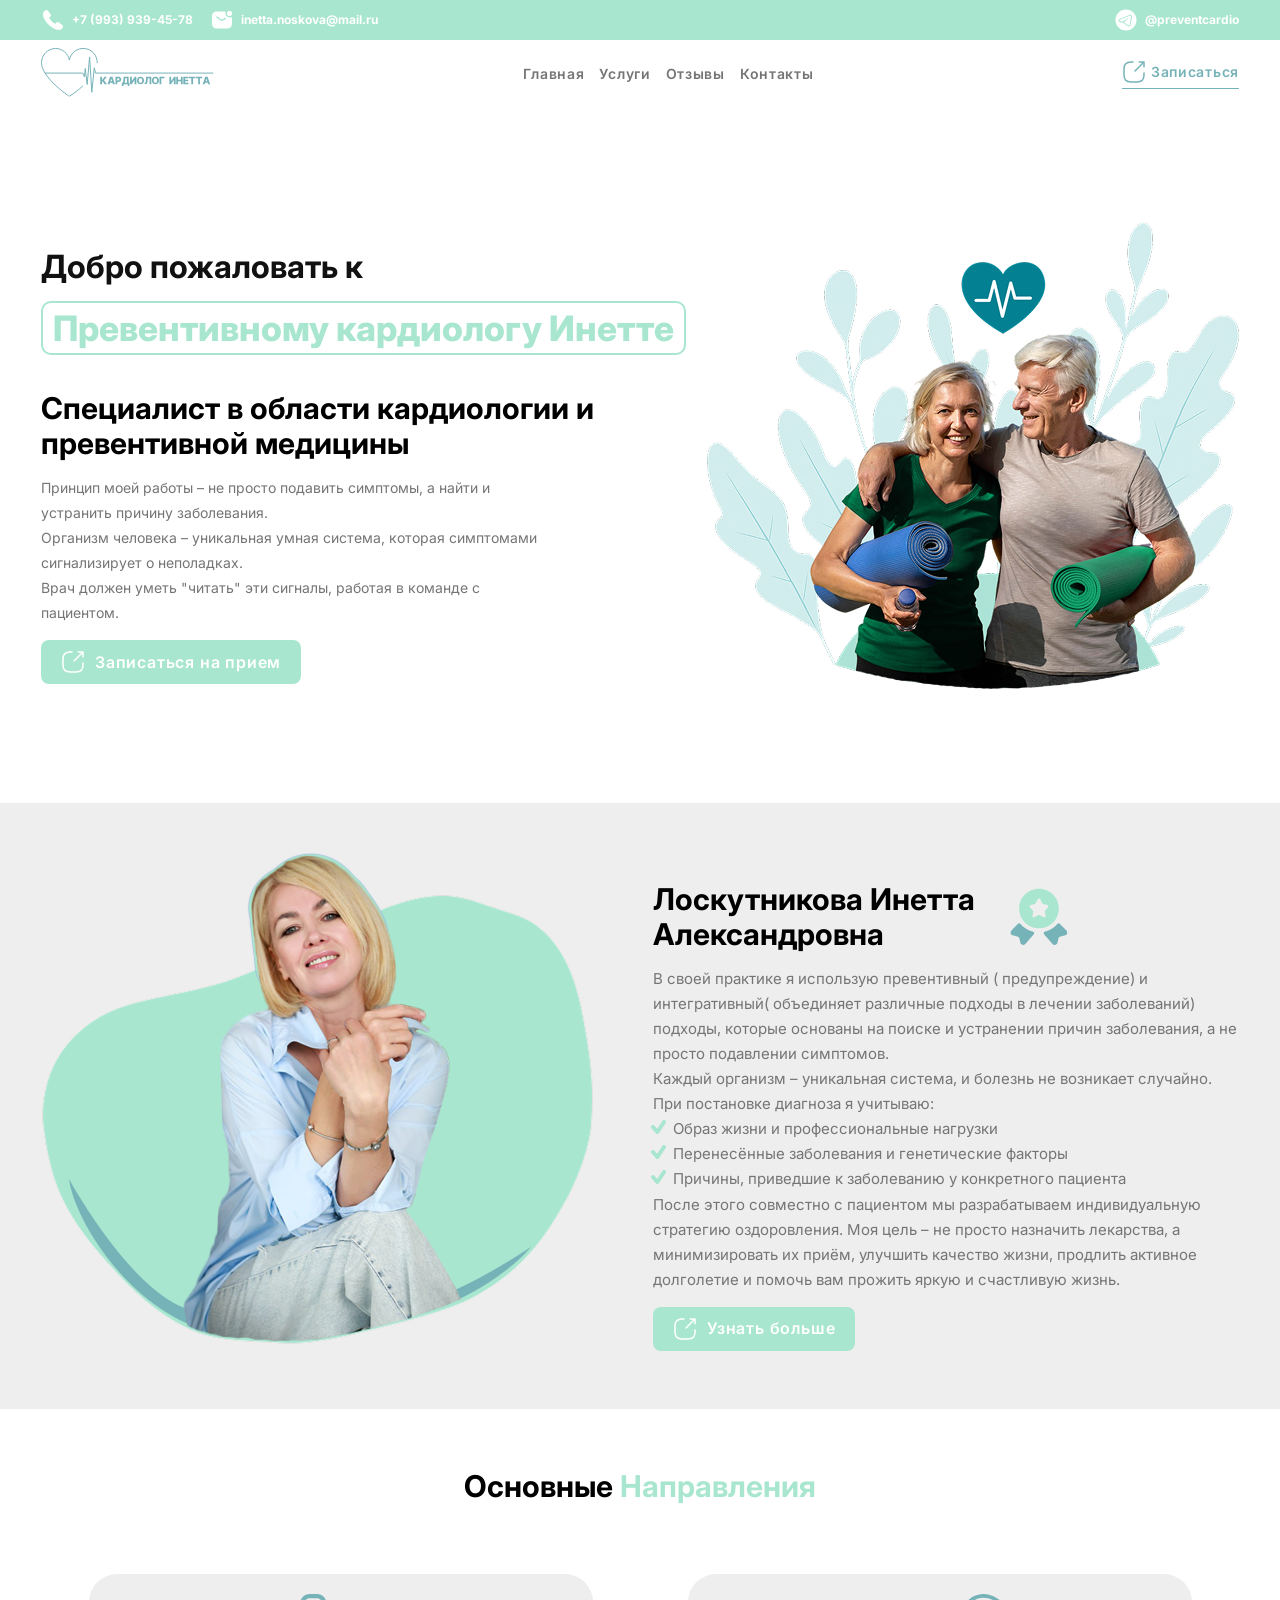
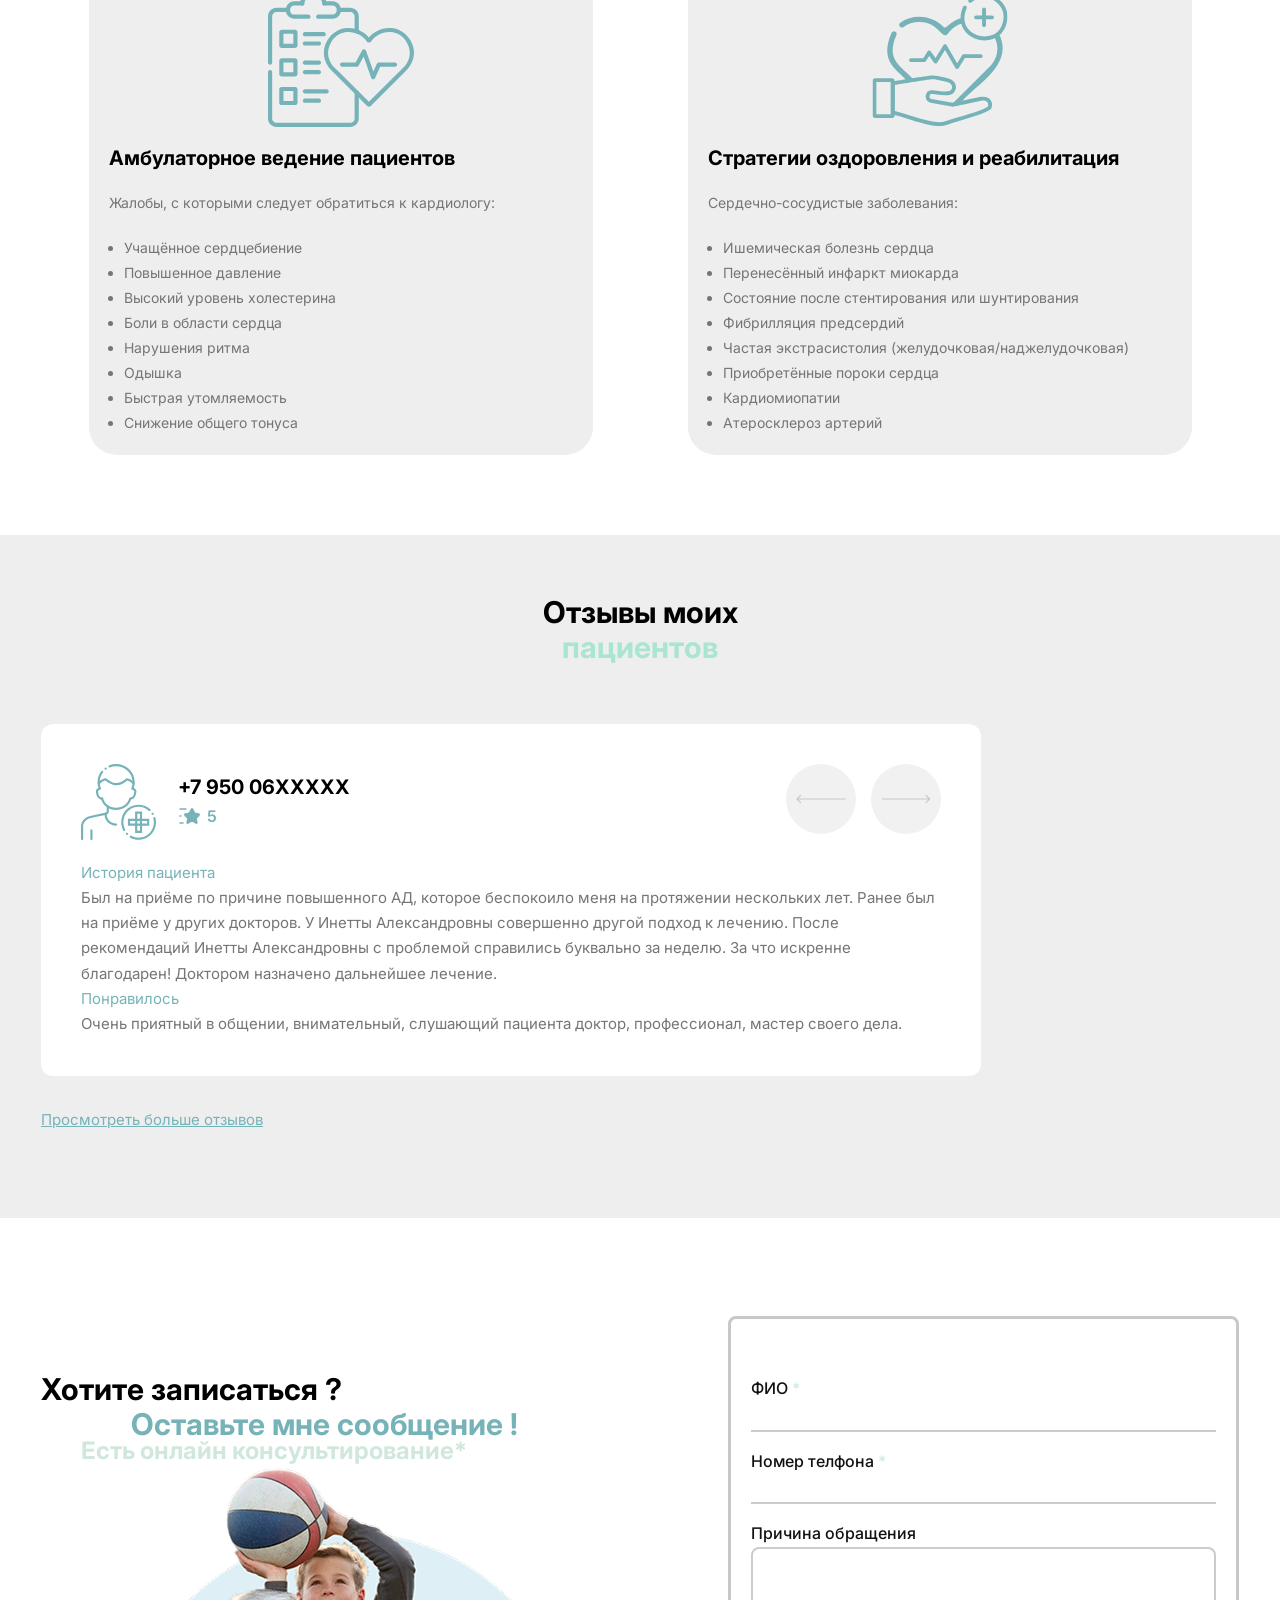
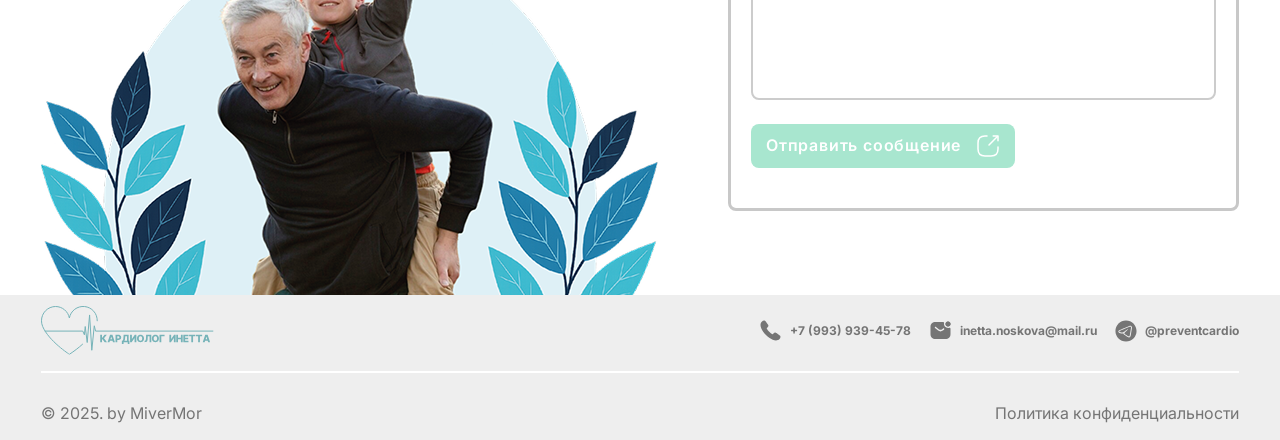
<file: index.html>
<!DOCTYPE html>
<html lang="en">
  <head>
    <meta charset="UTF-8" />
    <meta
      name="viewport"
      content="width=device-width, initial-scale=1.0, maximum-scale=1.0, user-scalable=no"
    />
    <title>Превентивный кардиолог Инетта</title>

    <meta name="description" content="Превентивный кардиолог Инетта" />
    <meta
      name="keywords"
      content="кардиолог, превентивной кардиолог, Инетаа, Иркутск, Иркутск кардиолог"
    />

    <link rel="icon" href="img/icons/Logo.svg" type="image/x-icon" />
    <link rel="preconnect" href="https://fonts.googleapis.com" />
    <link rel="preconnect" href="https://fonts.gstatic.com" crossorigin />
    <link
      href="https://fonts.googleapis.com/css2?family=Inter:ital,opsz,wght@0,14..32,100..900;1,14..32,100..900&display=swap"
      rel="stylesheet"
    />
    <link
      rel="stylesheet"
      href="https://cdn.jsdelivr.net/npm/swiper@11/swiper-bundle.min.css"
    />
    <link rel="stylesheet" href="css/style.css" />
  </head>
  <body>
    <header class="navbar navbar--mobile_fixed">
      <div class="container">
        <div class="navbar-top navbar-top--mobile_hidden">
          <div class="contact-info">
            <div class="contact-info__phone">
              <a href="tel:+79501326879"
                ><img src="img/icons/call.svg" alt="Icon: phone" />+7 (993)
                939-45-78</a
              >
            </div>
            <!-- /.contact-info__phone -->
            <div class="contact-info__mail">
              <a href="mailto:inetta.noskova@mail.ru"
                ><img src="img/icons/sms-notification.svg" alt="Icon: mail" />
                inetta.noskova@mail.ru</a
              >
            </div>
            <!-- /.contact-info__mail -->
          </div>
          <!-- /.contact-info -->
          <div class="messenger">
            <div class="messenger__tg">
              <a href="https://t.me/preventcardio"
                ><img
                  src="img/icons/tg.svg"
                  alt="Icon: telegram"
                />@preventcardio</a
              >
            </div>
            <!-- /.messenger__tg -->
          </div>
          <!-- /.messenger -->
        </div>
        <!-- /.navbar-top -->
      </div>
      <!-- /.container -->
      <div class="navbar-main">
        <div class="container navbar-main__info">
          <div class="navbar-main__logo">
            <a href="index.html"
              ><img src="img/icons/Logo.svg" alt="Icon: logo"
            /></a>
          </div>
          <!-- /.navbar-main__logo -->
          <div class="navbar-main__menu navbar-main--mobile_hidden">
            <a href="#hero">Главная</a>
            <a href="#services">Услуги</a>
            <a href="#reviews">Отзывы</a>
            <a href="#entry-form">Контакты</a>
          </div>
          <!-- /.navbar-main__menu -->
          <div class="navbar-main__link navbar-main--mobile_hidden">
            <a href="#entry-form"
              ><img
                src="img/icons/export.svg"
                alt="Icon: on message"
              />Записаться</a
            >
          </div>
          <!-- /.navbar-main__link -->
          <button class="menu-button navbar-main__menu-button">
            <span class="menu-button__line"></span>
            <span class="menu-button__line"></span>
            <span class="menu-button__line"></span>
          </button>
        </div>
        <!-- /.container -->
      </div>
      <!-- /.navbar-main -->
      <div class="navbar-bottom">
        <div class="container navbar-bottom--mobile_block">
          <div class="navbar-main__menu navbar-main--mobile_visible">
            <a href="#hero">Главная</a>
            <a href="#services">Услуги</a>
            <a href="#reviews">Отзывы</a>
            <a href="#entry-form">Контакты</a>
          </div>
          <!-- /.navbar-main__menu -->
          <div class="contact-info contact-info--mobile">
            <div class="contact-info__phone">
              <a href="tel:+79501326879"
                ><img src="img/icons/callGray.svg" alt="Icon: phone" />+7 (993)
                939-45-78</a
              >
            </div>
            <!-- /.contact-info__phone -->
            <div class="contact-info__mail">
              <a href="mailto:inetta.noskova@mail.ru"
                ><img
                  src="img/icons/sms-notification-gray.svg"
                  alt="Icon: mail"
                />
                inetta.noskova@mail.ru</a
              >
            </div>
            <!-- /.contact-info__mail -->
            <div class="messenger__tg">
              <a href="https://t.me/preventcardio"
                ><img
                  src="img/icons/tg-gray.svg"
                  alt="Icon: telegram"
                />@preventcardio</a
              >
            </div>
            <!-- /.messenger__tg -->
          </div>
          <!-- /.contact-info -->
          <img
            class="navbar-bottom__img"
            src="img/family.png"
            alt="Image: family"
          />
          <div class="navbar-main__link navbar-main--mobile_visible">
            <a class="navbar-main__link_a button" href="#entry-form"
              ><img
                src="img/icons/export-white.svg"
                alt="Icon: on message"
              />Записаться</a
            >
          </div>
          <!-- /.navbar-main__link -->
        </div>
        <!-- /.container -->
      </div>
      <!-- /.navbar--mobile_visible -->
    </header>
    <section class="hero" id="hero">
      <div class="container hero-info">
        <div class="hero-info__title">
          <h1>
            Добро пожаловать к
            <div class="hero-info__highlight">
              Превентивному кардиологу Инетте
            </div>
          </h1>
          <h2>Специалист в области кардиологии и превентивной медицины</h2>
          <p>
            Принцип моей работы – не просто подавить симптомы, а найти и
            устранить причину заболевания.
          </p>
          <p>
            Организм человека – уникальная умная система, которая симптомами
            сигнализирует о неполадках.
          </p>
          <p>
            Врач должен уметь "читать" эти сигналы, работая в команде с
            пациентом.
          </p>

          <a href="#entry-form" class="button hero__button">
            <img
              src="img/icons/export-white.svg"
              alt="Icon: on message"
            />Записаться на прием</a
          >
        </div>
        <!-- /.hero-info__title -->
        <img class="hero-info__img" src="img/family.png" alt="Image: family" />

        <!-- /.hero-info__img -->
      </div>
      <!-- /.container -->
    </section>
    <!-- /.hero -->
    <section class="about">
      <div class="container about__info">
        <img
          class="about__img"
          src="img/photoInett.png"
          alt="Image: photo Inett"
        />
        <div class="about__text">
          <div class="about__title">
            <h2>Лоскутникова Инетта Александровна</h2>
            <img src="img/icons/medal-star.svg" alt="Icon: Medal" />
          </div>
          <p>
            В своей практике я использую превентивный ( предупреждение) и
            интегративный( объединяет различные подходы в лечении заболеваний)
            подходы, которые основаны на поиске и устранении причин заболевания,
            а не просто подавлении симптомов.
          </p>
          <p>
            Каждый организм – уникальная система, и болезнь не возникает
            случайно. При постановке диагноза я учитываю:
          </p>
          <ul>
            <li>Образ жизни и профессиональные нагрузки</li>
            <li>Перенесённые заболевания и генетические факторы</li>
            <li>Причины, приведшие к заболеванию у конкретного пациента</li>
          </ul>
          <p>
            После этого совместно с пациентом мы разрабатываем индивидуальную
            стратегию оздоровления. Моя цель – не просто назначить лекарства, а
            минимизировать их приём, улучшить качество жизни, продлить активное
            долголетие и помочь вам прожить яркую и счастливую жизнь.
          </p>
          <!-- /.about__title -->

          <a
            href="https://prodoctorov.ru/irkutsk/vrach/138882-noskova/"
            class="button about__button"
          >
            <img
              src="img/icons/export-white.svg"
              alt="Icon: on message"
            />Узнать больше</a
          >
        </div>
        <!-- /.about__text -->
      </div>
      <!-- /.container -->
    </section>
    <!-- /.about -->
    <section class="services" id="services">
      <h2 class="services__title">Основные <span>Направления</span></h2>
      <div class="container services__cards">
        <div class="services__card">
          <img src="img/icons/ambulat.svg" alt="Icon: list" />
          <h3>Амбулаторное ведение пациентов</h3>
          <span>Жалобы, с которыми следует обратиться к кардиологу:</span>
          <ul>
            <li>Учащённое сердцебиение</li>
            <li>Повышенное давление</li>
            <li>Высокий уровень холестерина</li>
            <li>Боли в области сердца</li>
            <li>Нарушения ритма</li>
            <li>Одышка</li>
            <li>Быстрая утомляемость</li>
            <li>Снижение общего тонуса</li>
          </ul>
        </div>
        <!-- /.services__ambulat -->
        <div class="services__card">
          <img src="img/icons/strategiya.svg" alt="Icon: list" />
          <h3>Стратегии оздоровления и реабилитация</h3>
          <span>Сердечно-сосудистые заболевания:</span>
          <ul>
            <li>Ишемическая болезнь сердца</li>
            <li>Перенесённый инфаркт миокарда</li>
            <li>Состояние после стентирования или шунтирования</li>
            <li>Фибрилляция предсердий</li>
            <li>Частая экстрасистолия (желудочковая/наджелудочковая)</li>
            <li>Приобретённые пороки сердца</li>
            <li>Кардиомиопатии</li>
            <li>Атеросклероз артерий</li>
          </ul>
        </div>
        <!-- /.services__recovery -->
      </div>
      <!-- /.container -->
    </section>
    <!-- /.services -->
    <section class="reviews" id="reviews">
      <h2 class="reviews__title">Отзывы моих <span>пациентов</span></h2>
      <div class="container">
        <!-- Slider main container -->
        <div class="swiper reviews-slider">
          <!-- Additional required wrapper -->
          <div class="swiper-wrapper">
            <!-- Slides -->
            <div class="swiper-slide reviews-slider__item">
              <div class="reviews__text">
                <span>История пациента</span>
                <p>
                  Был на приёме по причине повышенного АД, которое беспокоило
                  меня на протяжении нескольких лет. Ранее был на приёме у
                  других докторов. У Инетты Александровны совершенно другой
                  подход к лечению. После рекомендаций Инетты Александровны с
                  проблемой справились буквально за неделю. За что искренне
                  благодарен! Доктором назначено дальнейшее лечение.
                </p>
                <span>Понравилось</span>
                <p>
                  Очень приятный в общении, внимательный, слушающий пациента
                  доктор, профессионал, мастер своего дела.
                </p>
              </div>
              <!-- /.reviews__text -->
              <div class="reviews__patient">
                <img src="img/icons/iconPatient.svg" alt="Icon: patient" />
                <div class="reviews__name">
                  <h3>+7 950 06XXXXX</h3>
                  <div class="reviews__star">
                    <img src="img/icons/star.svg" alt="Icon: star" />
                    <span>5</span>
                  </div>
                  <!-- /.reviews__star -->
                </div>
                <!-- /.rewiews__name -->
              </div>
              <!-- /.reviews__patient -->
            </div>
            <!-- reviews-slider__item -->
            <div class="swiper-slide reviews-slider__item">
              <div class="reviews__text">
                <span>История пациента</span>
                <p>
                  Я обращалась к Инетте Александровне для решения проблем
                  повышенного давления. И с выбором доктора не ошиблась. У
                  Инетты Александровны совсем другой подход к лечению. После
                  назначенного лечения мне стало намного лучше. Доктор
                  продолжает контроль, а я продолжаю курс назначений. Спасибо
                  доктору.
                </p>
                <span>Понравилось</span>
                <p>
                  Внимательность. Компетентность. Грамотное назначение лечения.
                  Своевременный приём. Вежливость врача.
                </p>
              </div>
              <!-- /.reviews__text -->
              <div class="reviews__patient">
                <img src="img/icons/iconPatient.svg" alt="Icon: patient" />
                <div class="reviews__name">
                  <h3>+7 902 57XXXXX</h3>
                  <div class="reviews__star">
                    <img src="img/icons/star.svg" alt="Icon: star" />
                    <span>5</span>
                  </div>
                  <!-- /.reviews__star -->
                </div>
                <!-- /.rewiews__name -->
              </div>
              <!-- /.reviews__patient -->
            </div>
            <!-- reviews-slider__item -->
            <div class="swiper-slide reviews-slider__item">
              <div class="reviews__text">
                <span>История пациента</span>
                <p>
                  При прохождении ВВК было замечено высокое давление, обратился
                  Инетте Александровне, начали искать причину. После нескольких
                  обследований нашли, обсудили лечение и придерживаемся ему.
                </p>
                <span>Понравилось</span>
                <p>
                  Детальный подход, и ищет настоящую причину, а не принимать
                  таблетки по шаблону.
                </p>
              </div>
              <!-- /.reviews__text -->
              <div class="reviews__patient">
                <img src="img/icons/iconPatient.svg" alt="Icon: patient" />
                <div class="reviews__name">
                  <h3>+7 908 66XXXXX</h3>
                  <div class="reviews__star">
                    <img src="img/icons/star.svg" alt="Icon: star" />
                    <span>5</span>
                  </div>
                  <!-- /.reviews__star -->
                </div>
                <!-- /.rewiews__name -->
              </div>
              <!-- /.reviews__patient -->
            </div>
            <!-- reviews-slider__item -->
            <div class="swiper-slide reviews-slider__item">
              <div class="reviews__text">
                <span>История пациента</span>
                <p>
                  Обратился к врачу для решения проблемы повышенного
                  артериального давления.
                </p>
                <span>Понравилось</span>
                <p>
                  Инетта Александровна очень внимательный врач с комплексным
                  подходом к решению проблемы повышенного артериального давления
                  и сопутствующих проблем. Она не только профессионально
                  подходит к диагностике, но и объясняет причины гипертонии
                  простым и понятным языком. Благодаря Инетте Александровне я
                  стал не только пациентом, но и активным участником процесса
                  своего выздоровления, за что очень благодарен ей! Рекомендую
                  Инетту Александровну всем, кто нуждается в
                  высококвалифицированной помощи кардиолога.
                </p>
              </div>
              <!-- /.reviews__text -->
              <div class="reviews__patient">
                <img src="img/icons/iconPatient.svg" alt="Icon: patient" />
                <div class="reviews__name">
                  <h3>+7 913 55XXXXX</h3>
                  <div class="reviews__star">
                    <img src="img/icons/star.svg" alt="Icon: star" />
                    <span>5</span>
                  </div>
                  <!-- /.reviews__star -->
                </div>
                <!-- /.rewiews__name -->
              </div>
              <!-- /.reviews__patient -->
            </div>
            <!-- reviews-slider__item -->
            <div class="swiper-slide reviews-slider__item">
              <div class="reviews__text">
                <span>История пациента</span>
                <p>
                  Очень приятный доктор. Всё внимательно выслушала, спросила,
                  что нужно, посмотрела все анализы​, предыдущие обследования.
                  При этом оценивает организм комплексно, а не отдельно работу
                  сердца, что для меня было очень важным. Ощущение, что доктору
                  не важно назначить лекарство, чтоб прийти к нормальным
                  показателям, а важно разобраться в причине. Оценить результат
                  лечения пока не могу. Назначены дополнительные обследования.
                  Но уже сейчас выписаны ряд необходимых препаратов.
                </p>
                <span>Понравилось</span>
                <p>Отношение, внимательность.</p>
              </div>
              <!-- /.reviews__text -->
              <div class="reviews__patient">
                <img src="img/icons/iconPatient.svg" alt="Icon: patient" />
                <div class="reviews__name">
                  <h3>+7 950 12XXXXX</h3>
                  <div class="reviews__star">
                    <img src="img/icons/star.svg" alt="Icon: star" />
                    <span>5</span>
                  </div>
                  <!-- /.reviews__star -->
                </div>
                <!-- /.rewiews__name -->
              </div>
              <!-- /.reviews__patient -->
            </div>
            <!-- reviews-slider__item -->
          </div>

          <!-- If we need navigation buttons -->
          <div class="reviews-slider__button reviews-slider__button--prev">
            <img src="img/icons/prev.svg" alt="" />
          </div>
          <div class="reviews-slider__button reviews-slider__button--next">
            <img src="img/icons/next.svg" alt="" />
          </div>
        </div>
        <!-- /.reviews-slider -->
        <a
          href="https://prodoctorov.ru/irkutsk/vrach/138882-noskova/otzivi/#otzivi"
          class="more-reviews"
          >Просмотреть больше отзывов</a
        >
      </div>
      <!-- /.container -->
    </section>
    <!-- /.reviews -->
    <section class="entry-form" id="entry-form">
      <div class="container entry-form__block">
        <div class="entry-form__info">
          <div class="entry-form__text">
            <h2>Хотите записаться ?</h2>
            <p>Оставьте мне сообщение !</p>
            <span>Есть онлайн консультирование*</span>
          </div>
          <!-- /.entry-form__text -->
          <img
            class="entry-form__img"
            src="img/lowerPhoto.png"
            alt="Image: photo"
          />
        </div>
        <!-- /.entry-form__info -->
        <div class="entry-form__form">
          <form
            id="basic-form"
            class="basic-form"
            action="php/telegram_bot.php"
            method="POST"
          >
            <input type="text" name="email_fake" style="display: none" />
            <!-- honeypot -->
            <input
              type="hidden"
              name="form_start_time"
              id="form-start-time"
              value=""
            />

            <label for="name">ФИО <span>*</span></label>
            <input id="name" type="text" name="name" required minlength="3" />
            <label for="phone">Номер телфона <span>*</span></label>
            <input
              id="phone"
              class="mask-phone"
              type="tel"
              name="phone"
              required
              minlength="18"
            />
            <label for="message">Причина обращения</label>
            <textarea id="message" name="message" rows="8"></textarea>
            <button class="submit button" type="submit">
              Отправить сообщение<img
                src="img/icons/export-white.svg"
                alt="Icon: message"
              />
            </button>
          </form>
        </div>
        <!-- /.entry-form__form -->
      </div>
      <!-- /.container -->
    </section>
    <!-- /.entry-form -->
    <footer class="footer">
      <div class="container footer__block">
        <div class="footer__nav">
          <img class="footer__logo" src="img/icons/Logo.svg" alt="Logo" />
          <div class="contact-info footer__info">
            <div class="contact-info__phone">
              <a href="tel:+79501326879"
                ><img src="img/icons/callGray.svg" alt="Icon: phone" />+7 (993)
                939-45-78</a
              >
            </div>
            <!-- /.contact-info__phone -->
            <div class="contact-info__mail">
              <a href="mailto:inetta.noskova@mail.ru"
                ><img
                  src="img/icons/sms-notification-gray.svg"
                  alt="Icon: mail"
                />
                inetta.noskova@mail.ru</a
              >
            </div>
            <!-- /.contact-info__mail -->
            <div class="messenger">
              <div class="messenger__tg">
                <a href="https://t.me/preventcardio"
                  ><img
                    src="img/icons/tg-gray.svg"
                    alt="Icon: telegram"
                  />@preventcardio</a
                >
              </div>
              <!-- /.messenger__tg -->
            </div>
            <!-- /.messenger -->
          </div>
          <!-- /.contact-info -->
        </div>
        <!-- /.footer__nav -->
        <div class="footer__bottom">
          <a href="https://t.me/IvMive" class="copyright"
            >© 2025. by MiverMor</a
          >
          <a href="/privacy-policy.html" class="policy"
            >Политика конфиденциальности</a
          >
        </div>
        <!-- /.footer__bottom -->
      </div>
      <!-- /.container -->
    </footer>
    <!-- /.footer -->
    <script src="js/jquery-3.7.1.min.js"></script>
    <script src="js/jquery.validate.min.js"></script>
    <script src="js/jquery.mask.min.js"></script>
    <script src="https://cdn.jsdelivr.net/npm/swiper@11/swiper-bundle.min.js"></script>
    <script src="js/main.js"></script>
  </body>
</html>
</file>
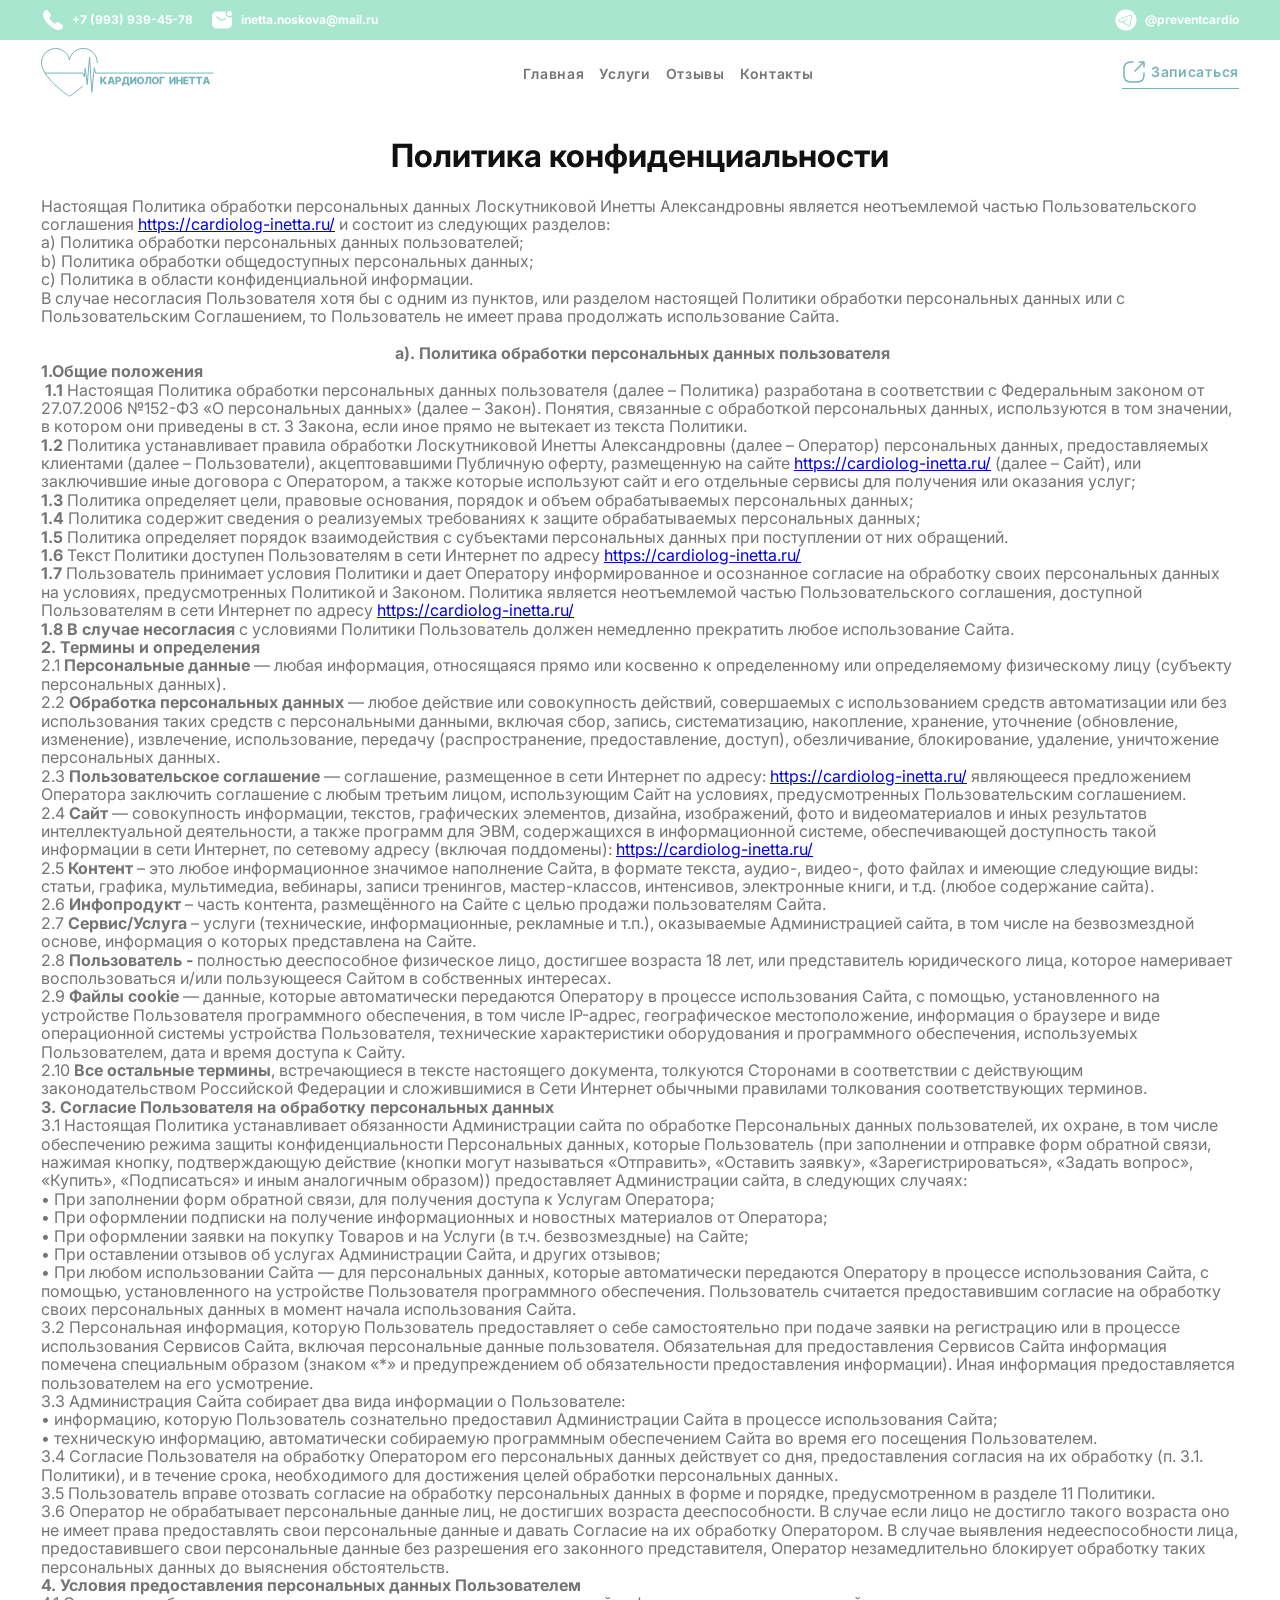
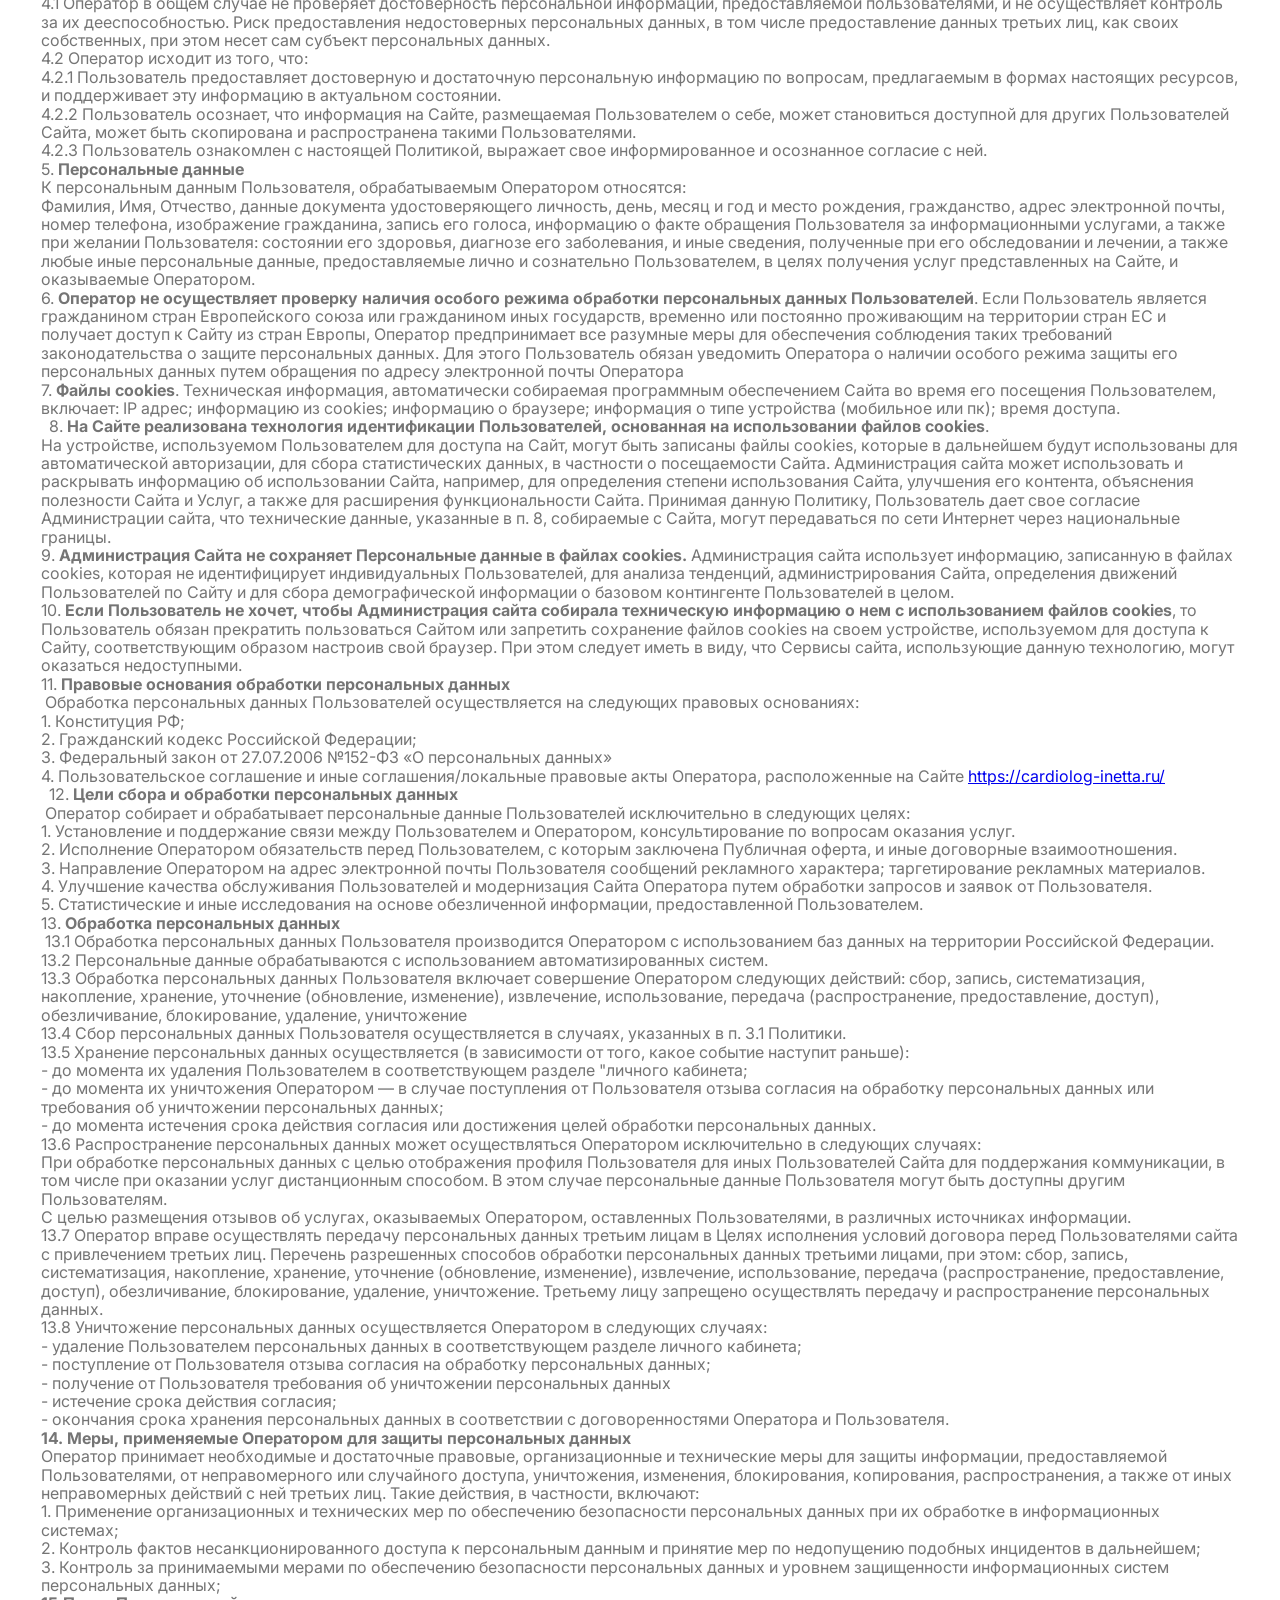
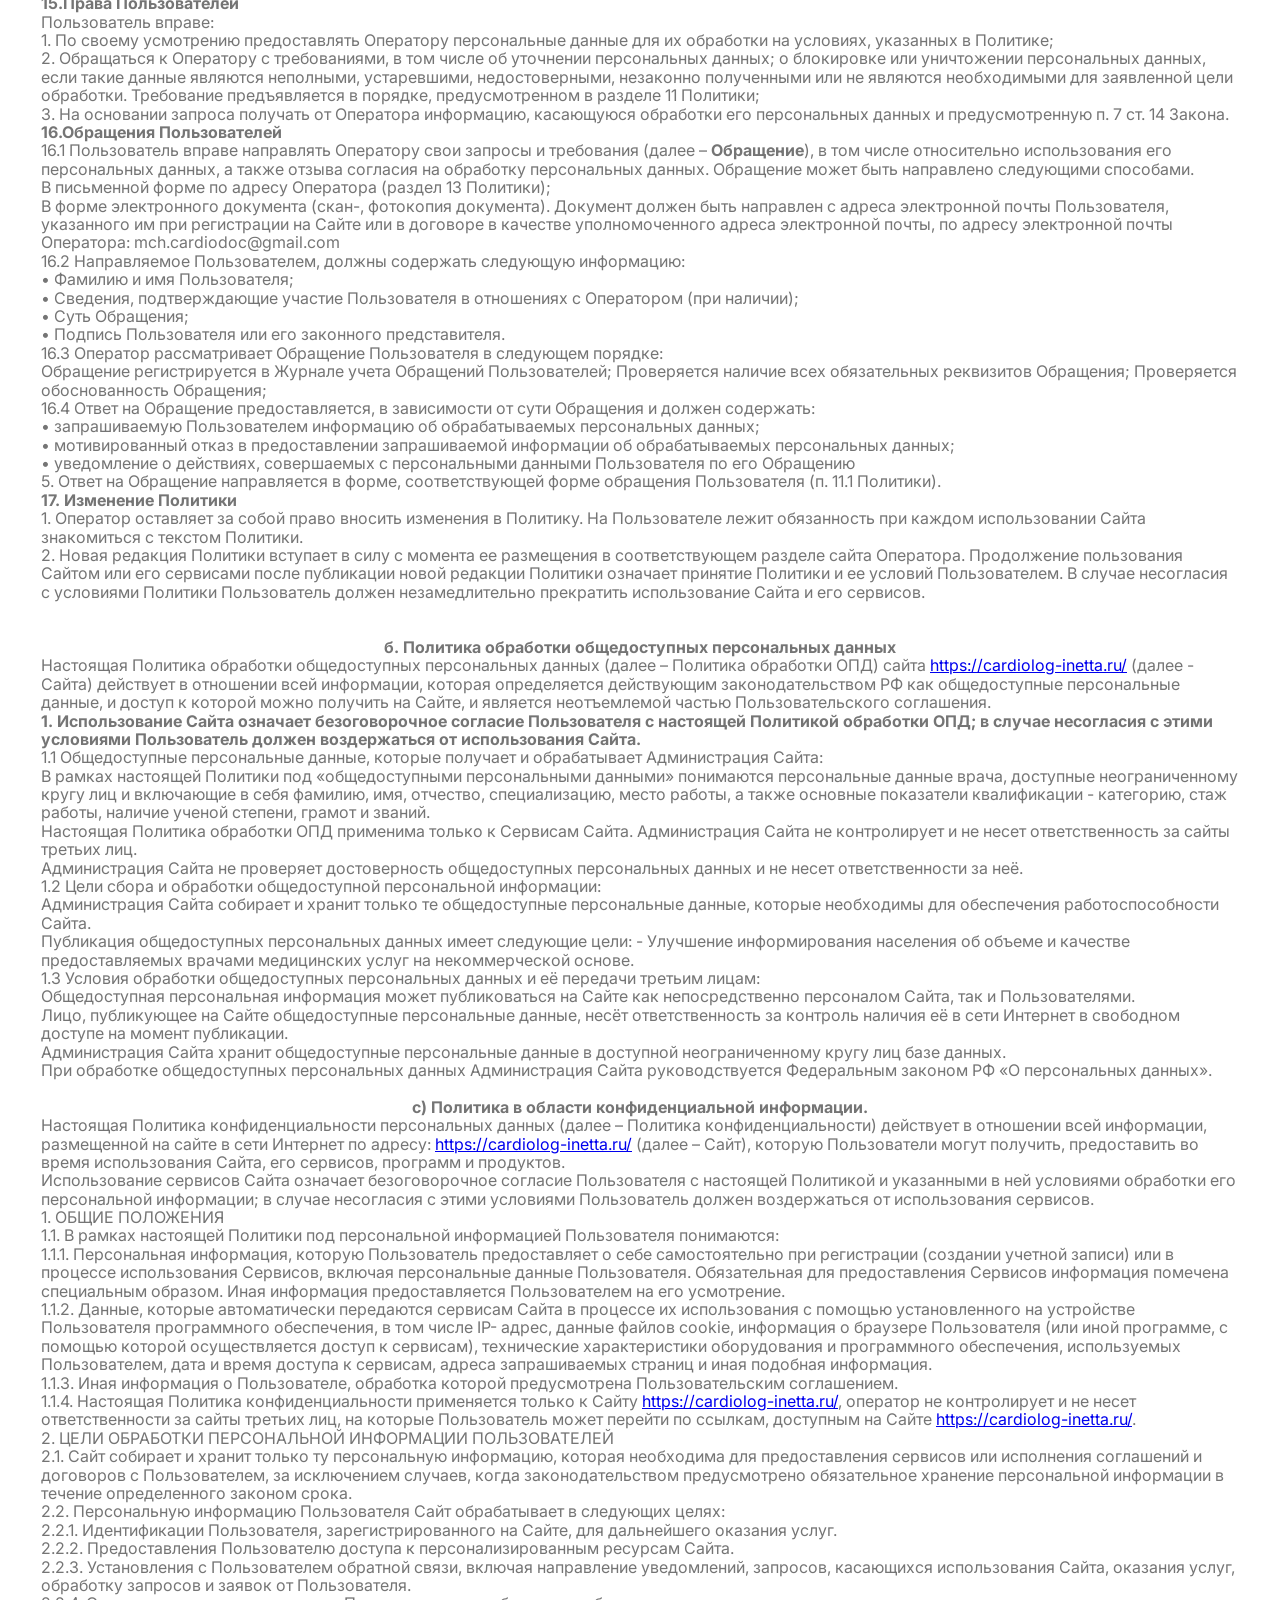
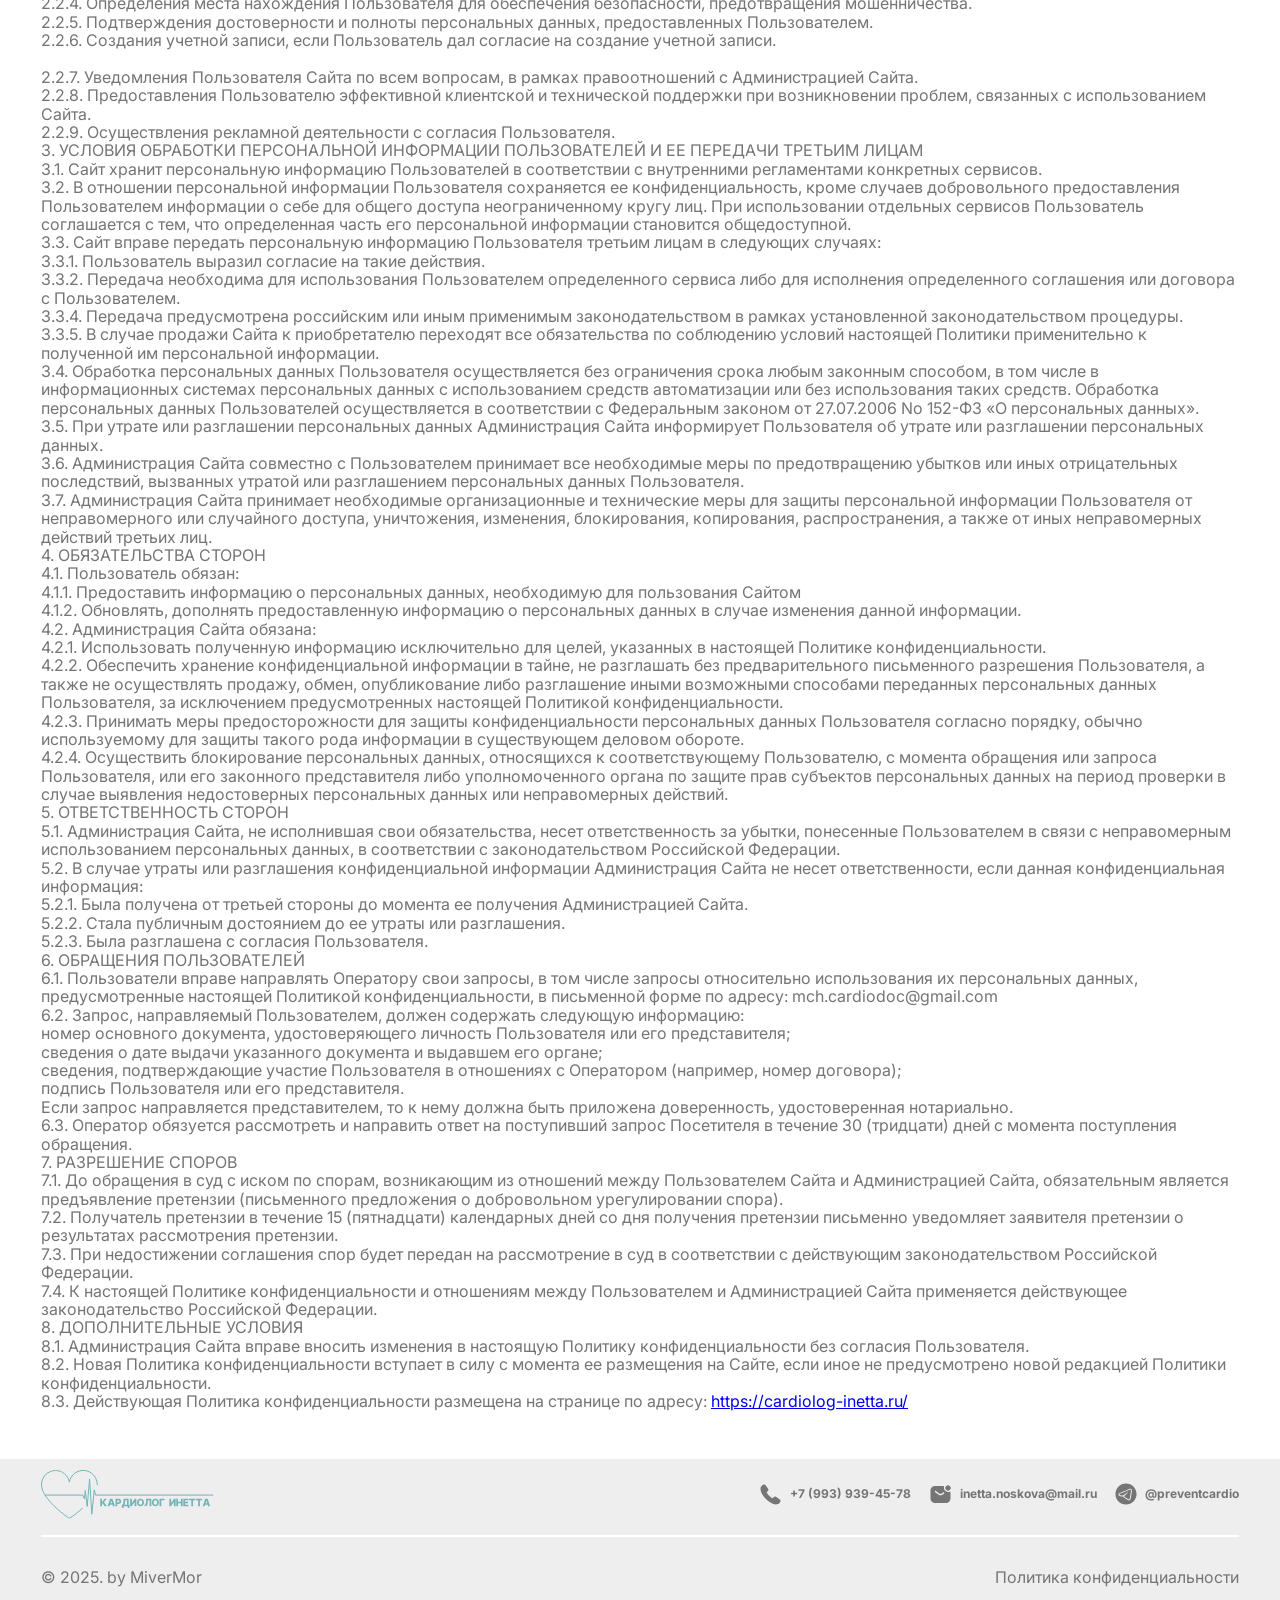
<file: privacy-policy.html>
<!DOCTYPE html>
<html lang="en">
  <head>
    <meta charset="UTF-8" />
    <meta
      name="viewport"
      content="width=device-width, initial-scale=1.0, maximum-scale=1.0, user-scalable=no"
    />
    <title>Политика конфиденциальности</title>

    <meta name="description" content="Превентивный кардиолог Инетта" />
    <meta
      name="keywords"
      content="кардиолог, превентивной кардиолог, Инетаа, Иркутск, Иркутск кардиолог"
    />

    <link rel="icon" href="img/icons/Logo.svg" type="image/x-icon" />
    <link rel="preconnect" href="https://fonts.googleapis.com" />
    <link rel="preconnect" href="https://fonts.gstatic.com" crossorigin />
    <link
      href="https://fonts.googleapis.com/css2?family=Inter:ital,opsz,wght@0,14..32,100..900;1,14..32,100..900&display=swap"
      rel="stylesheet"
    />
    <link
      rel="stylesheet"
      href="https://cdn.jsdelivr.net/npm/swiper@11/swiper-bundle.min.css"
    />
    <link rel="stylesheet" href="css/style.css" />
  </head>
  <body>
    <header class="navbar navbar--mobile_fixed">
      <div class="container">
        <div class="navbar-top navbar-top--mobile_hidden">
          <div class="contact-info">
            <div class="contact-info__phone">
              <a href="tel:+79501326879"
                ><img src="img/icons/call.svg" alt="Icon: phone" />+7 (993)
                939-45-78</a
              >
            </div>
            <!-- /.contact-info__phone -->
            <div class="contact-info__mail">
              <a href="mailto:inetta.noskova@mail.ru"
                ><img src="img/icons/sms-notification.svg" alt="Icon: mail" />
                inetta.noskova@mail.ru</a
              >
            </div>
            <!-- /.contact-info__mail -->
          </div>
          <!-- /.contact-info -->
          <div class="messenger">
            <div class="messenger__tg">
              <a href="https://t.me/preventcardio"
                ><img
                  src="img/icons/tg.svg"
                  alt="Icon: telegram"
                />@preventcardio</a
              >
            </div>
            <!-- /.messenger__tg -->
          </div>
          <!-- /.messenger -->
        </div>
        <!-- /.navbar-top -->
      </div>
      <!-- /.container -->
      <div class="navbar-main">
        <div class="container navbar-main__info">
          <div class="navbar-main__logo">
            <a href="index.html"
              ><img src="img/icons/Logo.svg" alt="Icon: logo"
            /></a>
          </div>
          <!-- /.navbar-main__logo -->
          <div class="navbar-main__menu navbar-main--mobile_hidden">
            <a href="/index.html#hero">Главная</a>
            <a href="/index.html#services">Услуги</a>
            <a href="/index.html#reviews">Отзывы</a>
            <a href="/index.html#entry-form">Контакты</a>
          </div>
          <!-- /.navbar-main__menu -->
          <div class="navbar-main__link navbar-main--mobile_hidden">
            <a href="/index.html#entry-form"
              ><img
                src="img/icons/export.svg"
                alt="Icon: on message"
              />Записаться</a
            >
          </div>
          <!-- /.navbar-main__link -->
          <button class="menu-button navbar-main__menu-button">
            <span class="menu-button__line"></span>
            <span class="menu-button__line"></span>
            <span class="menu-button__line"></span>
          </button>
        </div>
        <!-- /.container -->
      </div>
      <!-- /.navbar-main -->
      <div class="navbar-bottom">
        <div class="container navbar-bottom--mobile_block">
          <div class="navbar-main__menu navbar-main--mobile_visible">
            <a href="/index.html#hero">Главная</a>
            <a href="/index.html#services">Услуги</a>
            <a href="/index.html#reviews">Отзывы</a>
            <a href="/index.html#entry-form">Контакты</a>
          </div>
          <!-- /.navbar-main__menu -->
          <div class="contact-info contact-info--mobile">
            <div class="contact-info__phone">
              <a href="tel:+79501326879"
                ><img src="img/icons/callGray.svg" alt="Icon: phone" />+7 (993)
                939-45-78</a
              >
            </div>
            <!-- /.contact-info__phone -->
            <div class="contact-info__mail">
              <a href="mailto:inetta.noskova@mail.ru"
                ><img
                  src="img/icons/sms-notification-gray.svg"
                  alt="Icon: mail"
                />
                inetta.noskova@mail.ru</a
              >
            </div>
            <!-- /.contact-info__mail -->
            <div class="messenger__tg">
              <a href="https://t.me/preventcardio"
                ><img
                  src="img/icons/tg-gray.svg"
                  alt="Icon: telegram"
                />@preventcardio</a
              >
            </div>
            <!-- /.messenger__tg -->
          </div>
          <!-- /.contact-info -->
          <img
            class="navbar-bottom__img"
            src="img/family.png"
            alt="Image: family"
          />
          <div class="navbar-main__link navbar-main--mobile_visible">
            <a class="navbar-main__link_a button" href="#entry-form"
              ><img
                src="img/icons/export-white.svg"
                alt="Icon: on message"
              />Записаться</a
            >
          </div>
          <!-- /.navbar-main__link -->
        </div>
        <!-- /.container -->
      </div>
      <!-- /.navbar--mobile_visible -->
    </header>
    <main class="privacy">
      <div class="container">
        <h1 class="privacy__title">Политика конфиденциальности</h1>
        <!-- /.privacy__title -->
        <div class="privacy__text">
          Настоящая Политика обработки персональных данных Лоскутниковой Инетты
          Александровны является неотъемлемой частью Пользовательского
          соглашения
          <a href="https://cardiolog-inetta.ru/"
            >https://cardiolog-inetta.ru/</a
          >
          и состоит из следующих разделов:<br />a) Политика обработки
          персональных данных пользователей;<br />b) Политика обработки
          общедоступных персональных данных;<br />c) Политика в области
          конфиденциальной информации.<br />В случае несогласия Пользователя
          хотя бы с одним из пунктов, или разделом настоящей Политики обработки
          персональных данных или с Пользовательским Соглашением, то
          Пользователь не имеет права продолжать использование Сайта.<br /> <br />
          <p style="text-align: center">
             <strong
              >а). Политика обработки персональных данных пользователя</strong
            >
          </p>
          <strong>1.Общие положения</strong><br /> <strong>1.1</strong>
          Настоящая Политика обработки персональных данных пользователя (далее –
          Политика) разработана в соответствии с Федеральным законом от
          27.07.2006 №152-ФЗ «О персональных данных» (далее – Закон). Понятия,
          связанные с обработкой персональных данных, используются в том
          значении, в котором они приведены в ст. 3 Закона, если иное прямо не
          вытекает из текста Политики. <br /><strong>1.2</strong> Политика
          устанавливает правила обработки Лоскутниковой Инетты Александровны
          (далее – Оператор) персональных данных, предоставляемых клиентами
          (далее – Пользователи), акцептовавшими Публичную оферту, размещенную
          на сайте
          <a href="https://cardiolog-inetta.ru/"
            >https://cardiolog-inetta.ru/</a
          >
          (далее – Сайт), или заключившие иные договора с Оператором, а также
          которые используют сайт и его отдельные сервисы для получения или
          оказания услуг; <br /><strong>1.3 </strong>Политика определяет цели,
          правовые основания, порядок и объем обрабатываемых персональных
          данных; <br /><strong>1.4</strong> Политика содержит сведения о
          реализуемых требованиях к защите обрабатываемых персональных
          данных; <br /><strong>1.5</strong> Политика определяет порядок
          взаимодействия с субъектами персональных данных при поступлении от них
          обращений. <br /><strong>1.6 </strong>Текст Политики доступен
          Пользователям в сети Интернет по адресу
          <a href="https://cardiolog-inetta.ru/"
            >https://cardiolog-inetta.ru/</a
          >
           <br /><strong>1.7</strong> Пользователь принимает условия Политики и
          дает Оператору информированное и осознанное согласие на обработку
          своих персональных данных на условиях, предусмотренных Политикой и
          Законом. Политика является неотъемлемой частью Пользовательского
          соглашения, доступной Пользователям в сети Интернет по адресу
          <a href="https://cardiolog-inetta.ru/"
            >https://cardiolog-inetta.ru/</a
          >
           <br /><strong>1.8</strong> <strong>В случае несогласия </strong>с
          условиями Политики Пользователь должен немедленно прекратить любое
          использование Сайта.<br /><strong>2.</strong>
          <strong>Термины и определения</strong><br />2.1
          <strong>Персональные данные</strong> — любая информация, относящаяся
          прямо или косвенно к определенному или определяемому физическому лицу
          (субъекту персональных данных). <br />2.2
          <strong>Обработка персональных данных</strong> — любое действие или
          совокупность действий, совершаемых с использованием средств
          автоматизации или без использования таких средств с персональными
          данными, включая сбор, запись, систематизацию, накопление, хранение,
          уточнение (обновление, изменение), извлечение, использование, передачу
          (распространение, предоставление, доступ), обезличивание,
          блокирование, удаление, уничтожение персональных данных. <br />2.3
          <strong>Пользовательское соглашение</strong> — соглашение, размещенное
          в сети Интернет по адресу:
          <a href="https://cardiolog-inetta.ru/"
            >https://cardiolog-inetta.ru/</a
          >
          являющееся предложением Оператора заключить соглашение с любым третьим
          лицом, использующим Сайт на условиях, предусмотренных Пользовательским
          соглашением. <br />2.4 <strong>Сайт</strong> — совокупность
          информации, текстов, графических элементов, дизайна, изображений, фото
          и видеоматериалов и иных результатов интеллектуальной деятельности, а
          также программ для ЭВМ, содержащихся в информационной системе,
          обеспечивающей доступность такой информации в сети Интернет, по
          сетевому адресу (включая поддомены):
          <a href="https://cardiolog-inetta.ru/"
            >https://cardiolog-inetta.ru/</a
          >
           <br />2.5 <strong>Контент</strong> – это любое информационное
          значимое наполнение Сайта, в формате текста, аудио-, видео-, фото
          файлах и имеющие следующие виды: статьи, графика, мультимедиа,
          вебинары, записи тренингов, мастер-классов, интенсивов, электронные
          книги, и т.д. (любое содержание сайта). <br />2.6
          <strong>Инфопродукт</strong> – часть контента, размещённого на Сайте с
          целью продажи пользователям Сайта. <br />2.7
          <strong>Сервис/Услуга</strong> – услуги (технические, информационные,
          рекламные и т.п.), оказываемые Администрацией сайта, в том числе на
          безвозмездной основе, информация о которых представлена на Сайте. <br />2.8
          <strong>Пользователь -</strong> полностью дееспособное физическое
          лицо, достигшее возраста 18 лет, или представитель юридического лица,
          которое намеривает воспользоваться и/или пользующееся Сайтом в
          собственных интересах. <br />2.9 <strong>Файлы cookie</strong> —
          данные, которые автоматически передаются Оператору в процессе
          использования Сайта, с помощью, установленного на устройстве
          Пользователя программного обеспечения, в том числе IP-адрес,
          географическое местоположение, информация о браузере и виде
          операционной системы устройства Пользователя, технические
          характеристики оборудования и программного обеспечения, используемых
          Пользователем, дата и время доступа к Сайту. <br />2.10
          <strong>Все остальные термины</strong>, встречающиеся в тексте
          настоящего документа, толкуются Сторонами в соответствии с действующим
          законодательством Российской Федерации и сложившимися в Сети Интернет
          обычными правилами толкования соответствующих терминов.<br /><strong
            >3.</strong
          >
          <strong>Согласие Пользователя на обработку персональных данных</strong
          ><br />3.1 Настоящая Политика устанавливает обязанности Администрации
          сайта по обработке Персональных данных пользователей, их охране, в том
          числе обеспечению режима защиты конфиденциальности Персональных
          данных, которые Пользователь (при заполнении и отправке форм обратной
          связи, нажимая кнопку, подтверждающую действие (кнопки могут
          называться «Отправить», «Оставить заявку», «Зарегистрироваться»,
          «Задать вопрос», «Купить», «Подписаться» и иным аналогичным образом))
          предоставляет Администрации сайта, в следующих случаях:<br />• При
          заполнении форм обратной связи, для получения доступа к Услугам
          Оператора;<br />• При оформлении подписки на получение информационных
          и новостных материалов от Оператора;<br />• При оформлении заявки на
          покупку Товаров и на Услуги (в т.ч. безвозмездные) на Сайте;<br />•
          При оставлении отзывов об услугах Администрации Сайта, и других
          отзывов;<br />• При любом использовании Сайта — для персональных
          данных, которые автоматически передаются Оператору в процессе
          использования Сайта, с помощью, установленного на устройстве
          Пользователя программного обеспечения. Пользователь считается
          предоставившим согласие на обработку своих персональных данных в
          момент начала использования Сайта.<br />3.2 Персональная информация,
          которую Пользователь предоставляет о себе самостоятельно при подаче
          заявки на регистрацию или в процессе использования Сервисов Сайта,
          включая персональные данные пользователя. Обязательная для
          предоставления Сервисов Сайта информация помечена специальным образом
          (знаком «*» и предупреждением об обязательности предоставления
          информации). Иная информация предоставляется пользователем на его
          усмотрение. <br />3.3 Администрация Сайта собирает два вида информации
          о Пользователе:<br />• информацию, которую Пользователь сознательно
          предоставил Администрации Сайта в процессе использования Сайта;<br />•
          техническую информацию, автоматически собираемую программным
          обеспечением Сайта во время его посещения Пользователем.<br />3.4
          Согласие Пользователя на обработку Оператором его персональных данных
          действует со дня, предоставления согласия на их обработку (п. 3.1.
          Политики), и в течение срока, необходимого для достижения целей
          обработки персональных данных. <br />3.5 Пользователь вправе отозвать
          согласие на обработку персональных данных в форме и порядке,
          предусмотренном в разделе 11 Политики. <br />3.6 Оператор не
          обрабатывает персональные данные лиц, не достигших возраста
          дееспособности. В случае если лицо не достигло такого возраста оно не
          имеет права предоставлять свои персональные данные и давать Согласие
          на их обработку Оператором. В случае выявления недееспособности лица,
          предоставившего свои персональные данные без разрешения его законного
          представителя, Оператор незамедлительно блокирует обработку таких
          персональных данных до выяснения обстоятельств.<br /><strong
            >4.</strong
          >
          <strong
            >Условия предоставления персональных данных Пользователем</strong
          ><br />4.1 Оператор в общем случае не проверяет достоверность
          персональной информации, предоставляемой пользователями, и не
          осуществляет контроль за их дееспособностью. Риск предоставления
          недостоверных персональных данных, в том числе предоставление данных
          третьих лиц, как своих собственных, при этом несет сам субъект
          персональных данных.<br />4.2 Оператор исходит из того, что:<br />4.2.1
          Пользователь предоставляет достоверную и достаточную персональную
          информацию по вопросам, предлагаемым в формах настоящих ресурсов, и
          поддерживает эту информацию в актуальном состоянии. <br />4.2.2
          Пользователь осознает, что информация на Сайте, размещаемая
          Пользователем о себе, может становиться доступной для других
          Пользователей Сайта, может быть скопирована и распространена такими
          Пользователями. <br />4.2.3 Пользователь ознакомлен с настоящей
          Политикой, выражает свое информированное и осознанное согласие с
          ней.<br />5. <strong>Персональные данные</strong> <br />К персональным
          данным Пользователя, обрабатываемым Оператором относятся:<br />Фамилия,
          Имя, Отчество, данные документа удостоверяющего личность, день, месяц
          и год и место рождения, гражданство, адрес электронной почты, номер
          телефона, изображение гражданина, запись его голоса, информацию о
          факте обращения Пользователя за информационными услугами, а также при
          желании Пользователя: состоянии его здоровья, диагнозе его
          заболевания, и иные сведения, полученные при его обследовании и
          лечении, а также любые иные персональные данные, предоставляемые лично
          и сознательно Пользователем, в целях получения услуг представленных на
          Сайте, и оказываемые Оператором. <br />6.
          <strong
            >Оператор не осуществляет проверку наличия особого режима обработки
            персональных данных Пользователей</strong
          >. Если Пользователь является гражданином стран Европейского союза или
          гражданином иных государств, временно или постоянно проживающим на
          территории стран ЕС и получает доступ к Сайту из стран Европы,
          Оператор предпринимает все разумные меры для обеспечения соблюдения
          таких требований законодательства о защите персональных данных. Для
          этого Пользователь обязан уведомить Оператора о наличии особого режима
          защиты его персональных данных путем обращения по адресу электронной
          почты Оператора <br />7. <strong>Файлы cookies</strong>. Техническая
          информация, автоматически собираемая программным обеспечением Сайта во
          время его посещения Пользователем, включает: IP адрес; информацию из
          cookies; информацию о браузере; информация о типе устройства
          (мобильное или пк); время доступа.<br />  8.
          <strong
            >На Сайте реализована технология идентификации Пользователей,
            основанная на использовании файлов cookies</strong
          >.<br />На устройстве, используемом Пользователем для доступа на Сайт,
          могут быть записаны файлы cookies, которые в дальнейшем будут
          использованы для автоматической авторизации, для сбора статистических
          данных, в частности о посещаемости Сайта. Администрация сайта может
          использовать и раскрывать информацию об использовании Сайта, например,
          для определения степени использования Сайта, улучшения его контента,
          объяснения полезности Сайта и Услуг, а также для расширения
          функциональности Сайта. Принимая данную Политику, Пользователь дает
          свое согласие Администрации сайта, что технические данные, указанные в
          п. 8, собираемые с Сайта, могут передаваться по сети Интернет через
          национальные границы. <br />9.
          <strong
            >Администрация Сайта не сохраняет Персональные данные в файлах
            cookies.</strong
          >
          Администрация сайта использует информацию, записанную в файлах
          cookies, которая не идентифицирует индивидуальных Пользователей, для
          анализа тенденций, администрирования Сайта, определения движений
          Пользователей по Сайту и для сбора демографической информации о
          базовом контингенте Пользователей в целом. <br />10.
          <strong
            >Если Пользователь не хочет, чтобы Администрация сайта собирала
            техническую информацию о нем с использованием файлов cookies</strong
          >, то Пользователь обязан прекратить пользоваться Сайтом или запретить
          сохранение файлов cookies на своем устройстве, используемом для
          доступа к Сайту, соответствующим образом настроив свой браузер. При
          этом следует иметь в виду, что Сервисы сайта, использующие данную
          технологию, могут оказаться недоступными.<br />11.
          <strong>Правовые основания обработки персональных данных</strong
          ><br /> Обработка персональных данных Пользователей осуществляется на
          следующих правовых основаниях: <br />1. Конституция РФ; <br />2.
          Гражданский кодекс Российской Федерации; <br />3. Федеральный закон от
          27.07.2006 №152-ФЗ «О персональных данных» <br />4. Пользовательское
          соглашение и иные соглашения/локальные правовые акты Оператора,
          расположенные на Сайте
          <a href="https://cardiolog-inetta.ru/"
            >https://cardiolog-inetta.ru/</a
          ><br />  12.
          <strong>Цели сбора и обработки персональных данных</strong
          ><br /> Оператор собирает и обрабатывает персональные данные
          Пользователей исключительно в следующих целях:<br />1. Установление и
          поддержание связи между Пользователем и Оператором, консультирование
          по вопросам оказания услуг.<br />2. Исполнение Оператором обязательств
          перед Пользователем, с которым заключена Публичная оферта, и иные
          договорные взаимоотношения.<br />3. Направление Оператором на адрес
          электронной почты Пользователя сообщений рекламного характера;
          таргетирование рекламных материалов.<br />4. Улучшение качества
          обслуживания Пользователей и модернизация Сайта Оператора путем
          обработки запросов и заявок от Пользователя.<br />5. Статистические и
          иные исследования на основе обезличенной информации, предоставленной
          Пользователем.<br />13. <strong>Обработка персональных данных</strong
          ><br /> 13.1 Обработка персональных данных Пользователя производится
          Оператором с использованием баз данных на территории Российской
          Федерации. <br />13.2 Персональные данные обрабатываются с
          использованием автоматизированных систем. <br />13.3 Обработка
          персональных данных Пользователя включает совершение Оператором
          следующих действий: сбор, запись, систематизация, накопление,
          хранение, уточнение (обновление, изменение), извлечение,
          использование, передача (распространение, предоставление, доступ),
          обезличивание, блокирование, удаление, уничтожение <br />13.4 Сбор
          персональных данных Пользователя осуществляется в случаях, указанных в
          п. 3.1 Политики. <br />13.5 Хранение персональных данных
          осуществляется (в зависимости от того, какое событие наступит
          раньше):<br />- до момента их удаления Пользователем в соответствующем
          разделе "личного кабинета;<br />- до момента их уничтожения Оператором
          — в случае поступления от Пользователя отзыва согласия на обработку
          персональных данных или требования об уничтожении персональных
          данных;<br />- до момента истечения срока действия согласия или
          достижения целей обработки персональных данных. <br />13.6
          Распространение персональных данных может осуществляться Оператором
          исключительно в следующих случаях:<br />При обработке персональных
          данных с целью отображения профиля Пользователя для иных Пользователей
          Сайта для поддержания коммуникации, в том числе при оказании услуг
          дистанционным способом. В этом случае персональные данные Пользователя
          могут быть доступны другим Пользователям.<br />С целью размещения
          отзывов об услугах, оказываемых Оператором, оставленных
          Пользователями, в различных источниках информации. <br />13.7 Оператор
          вправе осуществлять передачу персональных данных третьим лицам в Целях
          исполнения условий договора перед Пользователями сайта с привлечением
          третьих лиц. Перечень разрешенных способов обработки персональных
          данных третьими лицами, при этом: сбор, запись, систематизация,
          накопление, хранение, уточнение (обновление, изменение), извлечение,
          использование, передача (распространение, предоставление, доступ),
          обезличивание, блокирование, удаление, уничтожение. Третьему лицу
          запрещено осуществлять передачу и распространение персональных
          данных. <br />13.8 Уничтожение персональных данных осуществляется
          Оператором в следующих случаях:<br />- удаление Пользователем
          персональных данных в соответствующем разделе личного кабинета;<br />-
          поступление от Пользователя отзыва согласия на обработку персональных
          данных;<br />- получение от Пользователя требования об уничтожении
          персональных данных<br />- истечение срока действия согласия;<br />-
          окончания срока хранения персональных данных в соответствии с
          договоренностями Оператора и Пользователя.<br /><strong
            >14. Меры, применяемые Оператором для защиты персональных
            данных</strong
          ><br />Оператор принимает необходимые и достаточные правовые,
          организационные и технические меры для защиты информации,
          предоставляемой Пользователями, от неправомерного или случайного
          доступа, уничтожения, изменения, блокирования, копирования,
          распространения, а также от иных неправомерных действий с ней третьих
          лиц. Такие действия, в частности, включают:<br />1. Применение
          организационных и технических мер по обеспечению безопасности
          персональных данных при их обработке в информационных системах;<br />2.
          Контроль фактов несанкционированного доступа к персональным данным и
          принятие мер по недопущению подобных инцидентов в дальнейшем;<br />3.
          Контроль за принимаемыми мерами по обеспечению безопасности
          персональных данных и уровнем защищенности информационных систем
          персональных данных;<br /><strong>15.Права Пользователей</strong
          ><br />Пользователь вправе:<br />1. По своему усмотрению предоставлять
          Оператору персональные данные для их обработки на условиях, указанных
          в Политике;<br />2. Обращаться к Оператору с требованиями, в том числе
          об уточнении персональных данных; о блокировке или уничтожении
          персональных данных, если такие данные являются неполными,
          устаревшими, недостоверными, незаконно полученными или не являются
          необходимыми для заявленной цели обработки. Требование предъявляется в
          порядке, предусмотренном в разделе 11 Политики;<br />3. На основании
          запроса получать от Оператора информацию, касающуюся обработки его
          персональных данных и предусмотренную п. 7 ст. 14 Закона.
          <br /><strong>16.Обращения Пользователей</strong><br />16.1
          Пользователь вправе направлять Оператору свои запросы и требования
          (далее – <strong>Обращение</strong>), в том числе относительно
          использования его персональных данных, а также отзыва согласия на
          обработку персональных данных. Обращение может быть направлено
          следующими способами.<br />В письменной форме по адресу Оператора
          (раздел 13 Политики);<br />В форме электронного документа (скан-,
          фотокопия документа). Документ должен быть направлен с адреса
          электронной почты Пользователя, указанного им при регистрации на Сайте
          или в договоре в качестве уполномоченного адреса электронной почты, по
          адресу электронной почты Оператора: mch.cardiodoc@gmail.com<br />16.2
          Направляемое Пользователем, должны содержать следующую информацию:<br />•
          Фамилию и имя Пользователя;<br />• Сведения, подтверждающие участие
          Пользователя в отношениях с Оператором (при наличии);<br />• Суть
          Обращения;<br />• Подпись Пользователя или его законного
          представителя.<br />16.3 Оператор рассматривает Обращение Пользователя
          в следующем порядке:<br />Обращение регистрируется в Журнале учета
          Обращений Пользователей; Проверяется наличие всех обязательных
          реквизитов Обращения; Проверяется обоснованность Обращения;<br />16.4
          Ответ на Обращение предоставляется, в зависимости от сути Обращения и
          должен содержать:<br />• запрашиваемую Пользователем информацию об
          обрабатываемых персональных данных;<br />• мотивированный отказ в
          предоставлении запрашиваемой информации об обрабатываемых персональных
          данных;<br />• уведомление о действиях, совершаемых с персональными
          данными Пользователя по его Обращению<br />5. Ответ на Обращение
          направляется в форме, соответствующей форме обращения Пользователя (п.
          11.1 Политики).<br /><strong>17.</strong>
          <strong>Изменение Политики</strong><br />1. Оператор оставляет за
          собой право вносить изменения в Политику. На Пользователе лежит
          обязанность при каждом использовании Сайта знакомиться с текстом
          Политики. <br />2. Новая редакция Политики вступает в силу с момента
          ее размещения в соответствующем разделе сайта Оператора. Продолжение
          пользования Сайтом или его сервисами после публикации новой редакции
          Политики означает принятие Политики и ее условий Пользователем. В
          случае несогласия с условиями Политики Пользователь должен
          незамедлительно прекратить использование Сайта и его сервисов.
          <br /><br /><br />
          <p style="text-align: center">
            <strong
              >б. Политика обработки общедоступных персональных данных</strong
            >
          </p>
          Настоящая Политика обработки общедоступных персональных данных (далее
          – Политика обработки ОПД) сайта
          <a href="https://cardiolog-inetta.ru/"
            >https://cardiolog-inetta.ru/</a
          >
          (далее - Сайта) действует в отношении всей информации, которая
          определяется действующим законодательством РФ как общедоступные
          персональные данные, и доступ к которой можно получить на Сайте, и
          является неотъемлемой частью Пользовательского соглашения.
          <br /><strong
            >1. Использование Сайта означает безоговорочное согласие
            Пользователя с настоящей Политикой обработки ОПД; в случае
            несогласия с этими условиями Пользователь должен воздержаться от
            использования Сайта.</strong
          >
          <br />1.1 Общедоступные персональные данные, которые получает и
          обрабатывает Администрация Сайта:<br />В рамках настоящей Политики под
          «общедоступными персональными данными» понимаются персональные данные
          врача, доступные неограниченному кругу лиц и включающие в себя
          фамилию, имя, отчество, специализацию, место работы, а также основные
          показатели квалификации - категорию, стаж работы, наличие ученой
          степени, грамот и званий.<br />Настоящая Политика обработки ОПД
          применима только к Сервисам Сайта. Администрация Сайта не контролирует
          и не несет ответственность за сайты третьих лиц.<br />Администрация
          Сайта не проверяет достоверность общедоступных персональных данных и
          не несет ответственности за неё. <br />1.2 Цели сбора и обработки
          общедоступной персональной информации:<br />Администрация Сайта
          собирает и хранит только те общедоступные персональные данные, которые
          необходимы для обеспечения работоспособности Сайта.<br />Публикация
          общедоступных персональных данных имеет следующие цели: - Улучшение
          информирования населения об объеме и качестве предоставляемых врачами
          медицинских услуг на некоммерческой основе. <br />1.3 Условия
          обработки общедоступных персональных данных и её передачи третьим
          лицам:<br />Общедоступная персональная информация может публиковаться
          на Сайте как непосредственно персоналом Сайта, так и
          Пользователями.<br />Лицо, публикующее на Сайте общедоступные
          персональные данные, несёт ответственность за контроль наличия её в
          сети Интернет в свободном доступе на момент публикации.<br />Администрация
          Сайта хранит общедоступные персональные данные в доступной
          неограниченному кругу лиц базе данных.<br />При обработке
          общедоступных персональных данных Администрация Сайта руководствуется
          Федеральным законом РФ «О персональных данных».<br /><br />
          <p style="text-align: center">
            <strong>c) Политика в области конфиденциальной информации.</strong>
          </p>
          Настоящая Политика конфиденциальности персональных данных (далее –
          Политика конфиденциальности) действует в отношении всей информации,
          размещенной на сайте в сети Интернет по адресу:
          <a href="https://cardiolog-inetta.ru/"
            >https://cardiolog-inetta.ru/</a
          >
          (далее – Сайт), которую Пользователи могут получить, предоставить во
          время использования Сайта, его сервисов, программ и продуктов.<br />Использование
          сервисов Сайта означает безоговорочное согласие Пользователя с
          настоящей Политикой и указанными в ней условиями обработки его
          персональной информации; в случае несогласия с этими условиями
          Пользователь должен воздержаться от использования сервисов.<br />1.
          ОБЩИЕ ПОЛОЖЕНИЯ<br />1.1. В рамках настоящей Политики под персональной
          информацией Пользователя понимаются:<br />1.1.1. Персональная
          информация, которую Пользователь предоставляет о себе самостоятельно
          при регистрации (создании учетной записи) или в процессе использования
          Сервисов, включая персональные данные Пользователя. Обязательная для
          предоставления Сервисов информация помечена специальным образом. Иная
          информация предоставляется Пользователем на его усмотрение.<br />1.1.2.
          Данные, которые автоматически передаются сервисам Сайта в процессе их
          использования с помощью установленного на устройстве Пользователя
          программного обеспечения, в том числе IP- адрес, данные файлов cookie,
          информация о браузере Пользователя (или иной программе, с помощью
          которой осуществляется доступ к сервисам), технические характеристики
          оборудования и программного обеспечения, используемых Пользователем,
          дата и время доступа к сервисам, адреса запрашиваемых страниц и иная
          подобная информация.<br />1.1.3. Иная информация о Пользователе,
          обработка которой предусмотрена Пользовательским соглашением.<br />1.1.4.
          Настоящая Политика конфиденциальности применяется только к Сайту
          <a href="https://cardiolog-inetta.ru/"
            >https://cardiolog-inetta.ru/</a
          >, оператор не контролирует и не несет ответственности за сайты
          третьих лиц, на которые Пользователь может перейти по ссылкам,
          доступным на Сайте
          <a href="https://cardiolog-inetta.ru/"
            >https://cardiolog-inetta.ru/</a
          >.<br />2. ЦЕЛИ ОБРАБОТКИ ПЕРСОНАЛЬНОЙ ИНФОРМАЦИИ ПОЛЬЗОВАТЕЛЕЙ<br />2.1.
          Сайт собирает и хранит только ту персональную информацию, которая
          необходима для предоставления сервисов или исполнения соглашений и
          договоров с Пользователем, за исключением случаев, когда
          законодательством предусмотрено обязательное хранение персональной
          информации в течение определенного законом срока.<br />2.2.
          Персональную информацию Пользователя Сайт обрабатывает в следующих
          целях:<br />2.2.1. Идентификации Пользователя, зарегистрированного на
          Сайте, для дальнейшего оказания услуг.<br />2.2.2. Предоставления
          Пользователю доступа к персонализированным ресурсам Сайта.<br />2.2.3.
          Установления с Пользователем обратной связи, включая направление
          уведомлений, запросов, касающихся использования Сайта, оказания услуг,
          обработку запросов и заявок от Пользователя.<br />2.2.4. Определения
          места нахождения Пользователя для обеспечения безопасности,
          предотвращения мошенничества.<br />2.2.5. Подтверждения достоверности
          и полноты персональных данных, предоставленных Пользователем.<br />2.2.6.
          Создания учетной записи, если Пользователь дал согласие на создание
          учетной записи.<br /><br />2.2.7. Уведомления Пользователя Сайта по
          всем вопросам, в рамках правоотношений с Администрацией Сайта.<br />2.2.8.
          Предоставления Пользователю эффективной клиентской и технической
          поддержки при возникновении проблем, связанных с использованием
          Сайта.<br />2.2.9. Осуществления рекламной деятельности с согласия
          Пользователя.<br />3. УСЛОВИЯ ОБРАБОТКИ ПЕРСОНАЛЬНОЙ ИНФОРМАЦИИ
          ПОЛЬЗОВАТЕЛЕЙ И ЕЕ ПЕРЕДАЧИ ТРЕТЬИМ ЛИЦАМ<br />3.1. Сайт хранит
          персональную информацию Пользователей в соответствии с внутренними
          регламентами конкретных сервисов.<br />3.2. В отношении персональной
          информации Пользователя сохраняется ее конфиденциальность, кроме
          случаев добровольного предоставления Пользователем информации о себе
          для общего доступа неограниченному кругу лиц. При использовании
          отдельных сервисов Пользователь соглашается с тем, что определенная
          часть его персональной информации становится общедоступной.<br />3.3.
          Сайт вправе передать персональную информацию Пользователя третьим
          лицам в следующих случаях:<br />3.3.1. Пользователь выразил согласие
          на такие действия.<br />3.3.2. Передача необходима для использования
          Пользователем определенного сервиса либо для исполнения определенного
          соглашения или договора с Пользователем.<br />3.3.4. Передача
          предусмотрена российским или иным применимым законодательством в
          рамках установленной законодательством процедуры.<br />3.3.5. В случае
          продажи Сайта к приобретателю переходят все обязательства по
          соблюдению условий настоящей Политики применительно к полученной им
          персональной информации.<br />3.4. Обработка персональных данных
          Пользователя осуществляется без ограничения срока любым законным
          способом, в том числе в информационных системах персональных данных с
          использованием средств автоматизации или без использования таких
          средств. Обработка персональных данных Пользователей осуществляется в
          соответствии с Федеральным законом от 27.07.2006 No 152-ФЗ «О
          персональных данных».<br />3.5. При утрате или разглашении
          персональных данных Администрация Сайта информирует Пользователя об
          утрате или разглашении персональных данных.<br />3.6. Администрация
          Сайта совместно с Пользователем принимает все необходимые меры по
          предотвращению убытков или иных отрицательных последствий, вызванных
          утратой или разглашением персональных данных Пользователя.<br />3.7.
          Администрация Сайта принимает необходимые организационные и
          технические меры для защиты персональной информации Пользователя от
          неправомерного или случайного доступа, уничтожения, изменения,
          блокирования, копирования, распространения, а также от иных
          неправомерных действий третьих лиц.<br />4. ОБЯЗАТЕЛЬСТВА СТОРОН<br />4.1.
          Пользователь обязан:<br />4.1.1. Предоставить информацию о
          персональных данных, необходимую для пользования Сайтом<br />4.1.2.
          Обновлять, дополнять предоставленную информацию о персональных данных
          в случае изменения данной информации.<br />4.2. Администрация Сайта
          обязана:<br />4.2.1. Использовать полученную информацию исключительно
          для целей, указанных в настоящей Политике конфиденциальности.<br />4.2.2.
          Обеспечить хранение конфиденциальной информации в тайне, не разглашать
          без предварительного письменного разрешения Пользователя, а также не
          осуществлять продажу, обмен, опубликование либо разглашение иными
          возможными способами переданных персональных данных Пользователя, за
          исключением предусмотренных настоящей Политикой конфиденциальности.<br />4.2.3.
          Принимать меры предосторожности для защиты конфиденциальности
          персональных данных Пользователя согласно порядку, обычно
          используемому для защиты такого рода информации в существующем деловом
          обороте.<br />4.2.4. Осуществить блокирование персональных данных,
          относящихся к соответствующему Пользователю, с момента обращения или
          запроса Пользователя, или его законного представителя либо
          уполномоченного органа по защите прав субъектов персональных данных на
          период проверки в случае выявления недостоверных персональных данных
          или неправомерных действий.<br />5. ОТВЕТСТВЕННОСТЬ СТОРОН<br />5.1.
          Администрация Сайта, не исполнившая свои обязательства, несет
          ответственность за убытки, понесенные Пользователем в связи с
          неправомерным использованием персональных данных, в соответствии с
          законодательством Российской Федерации.<br />5.2. В случае утраты или
          разглашения конфиденциальной информации Администрация Сайта не несет
          ответственности, если данная конфиденциальная информация:<br />5.2.1.
          Была получена от третьей стороны до момента ее получения
          Администрацией Сайта. <br />5.2.2. Стала публичным достоянием до ее
          утраты или разглашения.<br />5.2.3. Была разглашена с согласия
          Пользователя.<br />6. ОБРАЩЕНИЯ ПОЛЬЗОВАТЕЛЕЙ<br />6.1. Пользователи
          вправе направлять Оператору свои запросы, в том числе запросы
          относительно использования их персональных данных, предусмотренные
          настоящей Политикой конфиденциальности, в письменной форме по адресу:
          mch.cardiodoc@gmail.com<br />6.2. Запрос, направляемый Пользователем,
          должен содержать следующую информацию:<br />номер основного документа,
          удостоверяющего личность Пользователя или его представителя;<br />сведения
          о дате выдачи указанного документа и выдавшем его органе;<br />сведения,
          подтверждающие участие Пользователя в отношениях с Оператором
          (например, номер договора);<br />подпись Пользователя или его
          представителя.<br />Если запрос направляется представителем, то к нему
          должна быть приложена доверенность, удостоверенная нотариально.<br />6.3.
          Оператор обязуется рассмотреть и направить ответ на поступивший запрос
          Посетителя в течение 30 (тридцати) дней с момента поступления
          обращения.<br />7. РАЗРЕШЕНИЕ СПОРОВ<br />7.1. До обращения в суд с
          иском по спорам, возникающим из отношений между Пользователем Сайта и
          Администрацией Сайта, обязательным является предъявление претензии
          (письменного предложения о добровольном урегулировании спора).<br />7.2.
          Получатель претензии в течение 15 (пятнадцати) календарных дней со дня
          получения претензии письменно уведомляет заявителя претензии о
          результатах рассмотрения претензии.<br />7.3. При недостижении
          соглашения спор будет передан на рассмотрение в суд в соответствии с
          действующим законодательством Российской Федерации.<br />7.4. К
          настоящей Политике конфиденциальности и отношениям между Пользователем
          и Администрацией Сайта применяется действующее законодательство
          Российской Федерации.<br />8. ДОПОЛНИТЕЛЬНЫЕ УСЛОВИЯ<br />8.1.
          Администрация Сайта вправе вносить изменения в настоящую Политику
          конфиденциальности без согласия Пользователя.<br />8.2. Новая Политика
          конфиденциальности вступает в силу с момента ее размещения на Сайте,
          если иное не предусмотрено новой редакцией Политики
          конфиденциальности.<br />8.3. Действующая Политика конфиденциальности
          размещена на странице по адресу:
          <a href="https://cardiolog-inetta.ru/"
            >https://cardiolog-inetta.ru/</a
          ><br /><br />
        </div>
        <!-- /.privacy__text -->
      </div>
      <!-- /.container -->
    </main>
    <footer class="footer">
      <div class="container footer__block">
        <div class="footer__nav">
          <img class="footer__logo" src="img/icons/Logo.svg" alt="Logo" />
          <div class="contact-info footer__info">
            <div class="contact-info__phone">
              <a href="tel:+79501326879"
                ><img src="img/icons/callGray.svg" alt="Icon: phone" />+7 (993)
                939-45-78</a
              >
            </div>
            <!-- /.contact-info__phone -->
            <div class="contact-info__mail">
              <a href="mailto:inetta.noskova@mail.ru"
                ><img
                  src="img/icons/sms-notification-gray.svg"
                  alt="Icon: mail"
                />
                inetta.noskova@mail.ru</a
              >
            </div>
            <!-- /.contact-info__mail -->
            <div class="messenger">
              <div class="messenger__tg">
                <a href="https://t.me/preventcardio"
                  ><img
                    src="img/icons/tg-gray.svg"
                    alt="Icon: telegram"
                  />@preventcardio</a
                >
              </div>
              <!-- /.messenger__tg -->
            </div>
            <!-- /.messenger -->
          </div>
          <!-- /.contact-info -->
        </div>
        <!-- /.footer__nav -->
        <div class="footer__bottom">
          <a href="https://t.me/IvMive" class="copyright"
            >© 2025. by MiverMor</a
          >
          <a href="/privacy-policy.html" class="policy"
            >Политика конфиденциальности</a
          >
        </div>
        <!-- /.footer__bottom -->
      </div>
      <!-- /.container -->
    </footer>
    <!-- /.footer -->
    <script src="js/jquery-3.7.1.min.js"></script>
    <script src="js/jquery.validate.min.js"></script>
    <script src="js/jquery.mask.min.js"></script>
    <script src="https://cdn.jsdelivr.net/npm/swiper@11/swiper-bundle.min.js"></script>
    <script src="js/main.js"></script>
  </body>
</html>
</file>
<file: css/style.css>
* {
  box-sizing: border-box;
}

body {
  font-family: "Inter", serif;
  color: #757575;
  background-color: #ffffff;
  overflow-x: hidden;
}

.container {
  max-width: 1198px;
  margin: auto;
}

img {
  max-width: 100%;
}

.button {
  display: inline-flex;
  align-items: center;
  gap: 10px;
  border-radius: 8px;
  padding: 10px 20px;
  background: #A8E6CF;
  font-weight: 600;
  font-size: 16px;
  letter-spacing: 0.05em;
  color: #fff;
  text-decoration: none;
}
.button:hover {
  background: #76B3B8;
}

h1 {
  font-weight: 700;
  font-size: 30px;
  color: #111;
  margin: 0;
}

h2 {
  font-weight: 700;
  font-size: 30px;
  color: #000;
  margin: 0;
}

h3 {
  font-weight: 700;
  font-size: 20px;
  color: #000;
  margin: 0;
}

p {
  margin: 0;
}

/*! normalize.css v8.0.1 | MIT License | github.com/necolas/normalize.css */
/* Document
   ========================================================================== */
/**
 * 1. Correct the line height in all browsers.
 * 2. Prevent adjustments of font size after orientation changes in iOS.
 */
html {
  line-height: 1.15;
  /* 1 */
  -webkit-text-size-adjust: 100%;
  /* 2 */
}

/* Sections
   ========================================================================== */
/**
 * Remove the margin in all browsers.
 */
body {
  margin: 0;
}

/**
 * Render the `main` element consistently in IE.
 */
main {
  display: block;
}

/**
 * Correct the font size and margin on `h1` elements within `section` and
 * `article` contexts in Chrome, Firefox, and Safari.
 */
h1 {
  font-size: 2em;
  margin: 0.67em 0;
}

/* Grouping content
   ========================================================================== */
/**
 * 1. Add the correct box sizing in Firefox.
 * 2. Show the overflow in Edge and IE.
 */
hr {
  box-sizing: content-box;
  /* 1 */
  height: 0;
  /* 1 */
  overflow: visible;
  /* 2 */
}

/**
 * 1. Correct the inheritance and scaling of font size in all browsers.
 * 2. Correct the odd `em` font sizing in all browsers.
 */
pre {
  font-family: monospace, monospace;
  /* 1 */
  font-size: 1em;
  /* 2 */
}

/* Text-level semantics
   ========================================================================== */
/**
 * Remove the gray background on active links in IE 10.
 */
a {
  background-color: transparent;
}

/**
 * 1. Remove the bottom border in Chrome 57-
 * 2. Add the correct text decoration in Chrome, Edge, IE, Opera, and Safari.
 */
abbr[title] {
  border-bottom: none;
  /* 1 */
  text-decoration: underline;
  /* 2 */
  -webkit-text-decoration: underline dotted;
          text-decoration: underline dotted;
  /* 2 */
}

/**
 * Add the correct font weight in Chrome, Edge, and Safari.
 */
b,
strong {
  font-weight: bolder;
}

/**
 * 1. Correct the inheritance and scaling of font size in all browsers.
 * 2. Correct the odd `em` font sizing in all browsers.
 */
code,
kbd,
samp {
  font-family: monospace, monospace;
  /* 1 */
  font-size: 1em;
  /* 2 */
}

/**
 * Add the correct font size in all browsers.
 */
small {
  font-size: 80%;
}

/**
 * Prevent `sub` and `sup` elements from affecting the line height in
 * all browsers.
 */
sub,
sup {
  font-size: 75%;
  line-height: 0;
  position: relative;
  vertical-align: baseline;
}

sub {
  bottom: -0.25em;
}

sup {
  top: -0.5em;
}

/* Embedded content
   ========================================================================== */
/**
 * Remove the border on images inside links in IE 10.
 */
img {
  border-style: none;
}

/* Forms
   ========================================================================== */
/**
 * 1. Change the font styles in all browsers.
 * 2. Remove the margin in Firefox and Safari.
 */
button,
input,
optgroup,
select,
textarea {
  font-family: inherit;
  /* 1 */
  font-size: 100%;
  /* 1 */
  line-height: 1.15;
  /* 1 */
  margin: 0;
  /* 2 */
}

/**
 * Show the overflow in IE.
 * 1. Show the overflow in Edge.
 */
button,
input {
  /* 1 */
  overflow: visible;
}

/**
 * Remove the inheritance of text transform in Edge, Firefox, and IE.
 * 1. Remove the inheritance of text transform in Firefox.
 */
button,
select {
  /* 1 */
  text-transform: none;
}

/**
 * Correct the inability to style clickable types in iOS and Safari.
 */
button,
[type=button],
[type=reset],
[type=submit] {
  -webkit-appearance: button;
}

/**
 * Remove the inner border and padding in Firefox.
 */
button::-moz-focus-inner,
[type=button]::-moz-focus-inner,
[type=reset]::-moz-focus-inner,
[type=submit]::-moz-focus-inner {
  border-style: none;
  padding: 0;
}

/**
 * Restore the focus styles unset by the previous rule.
 */
button:-moz-focusring,
[type=button]:-moz-focusring,
[type=reset]:-moz-focusring,
[type=submit]:-moz-focusring {
  outline: 1px dotted ButtonText;
}

/**
 * Correct the padding in Firefox.
 */
fieldset {
  padding: 0.35em 0.75em 0.625em;
}

/**
 * 1. Correct the text wrapping in Edge and IE.
 * 2. Correct the color inheritance from `fieldset` elements in IE.
 * 3. Remove the padding so developers are not caught out when they zero out
 *    `fieldset` elements in all browsers.
 */
legend {
  box-sizing: border-box;
  /* 1 */
  color: inherit;
  /* 2 */
  display: table;
  /* 1 */
  max-width: 100%;
  /* 1 */
  padding: 0;
  /* 3 */
  white-space: normal;
  /* 1 */
}

/**
 * Add the correct vertical alignment in Chrome, Firefox, and Opera.
 */
progress {
  vertical-align: baseline;
}

/**
 * Remove the default vertical scrollbar in IE 10+.
 */
textarea {
  overflow: auto;
}

/**
 * 1. Add the correct box sizing in IE 10.
 * 2. Remove the padding in IE 10.
 */
[type=checkbox],
[type=radio] {
  box-sizing: border-box;
  /* 1 */
  padding: 0;
  /* 2 */
}

/**
 * Correct the cursor style of increment and decrement buttons in Chrome.
 */
[type=number]::-webkit-inner-spin-button,
[type=number]::-webkit-outer-spin-button {
  height: auto;
}

/**
 * 1. Correct the odd appearance in Chrome and Safari.
 * 2. Correct the outline style in Safari.
 */
[type=search] {
  -webkit-appearance: textfield;
  /* 1 */
  outline-offset: -2px;
  /* 2 */
}

/**
 * Remove the inner padding in Chrome and Safari on macOS.
 */
[type=search]::-webkit-search-decoration {
  -webkit-appearance: none;
}

/**
 * 1. Correct the inability to style clickable types in iOS and Safari.
 * 2. Change font properties to `inherit` in Safari.
 */
::-webkit-file-upload-button {
  -webkit-appearance: button;
  /* 1 */
  font: inherit;
  /* 2 */
}

/* Interactive
   ========================================================================== */
/*
 * Add the correct display in Edge, IE 10+, and Firefox.
 */
details {
  display: block;
}

/*
 * Add the correct display in all browsers.
 */
summary {
  display: list-item;
}

/* Misc
   ========================================================================== */
/**
 * Add the correct display in IE 10+.
 */
template {
  display: none;
}

/**
 * Add the correct display in IE 10.
 */
[hidden] {
  display: none;
}

.navbar {
  background: #A8E6CF;
}
.navbar-top {
  display: flex;
  justify-content: space-between;
  align-items: center;
  height: 40px;
}
.navbar-main {
  position: sticky;
  top: 40px;
  z-index: 999;
  background: #ffffff;
}
.navbar-main__menu-button {
  display: none;
}
.navbar-main__info {
  display: flex;
  justify-content: space-between;
  align-items: center;
  padding: 8px 0 8px 0;
}
.navbar-main__menu {
  display: flex;
  align-items: center;
  gap: 15px;
}
.navbar-main__menu a {
  font-weight: 600;
  font-size: 14px;
  letter-spacing: 0.05em;
  color: #757575;
  text-decoration: none;
  position: relative;
}
.navbar-main__menu a::after {
  content: "";
  position: absolute;
  bottom: -6px;
  left: 0;
  width: 0;
  height: 2px;
  background-color: #76B3B8;
  transition: width 0.3s ease;
}
.navbar-main__menu a:hover::after {
  width: 100%;
}
.navbar-main__menu a:hover {
  color: #76B3B8;
}
.navbar-main__logo a {
  display: block;
  height: 100%;
}
.navbar-main__link {
  padding: 0px 0px 4px 0px;
  border-bottom: 1px solid #76B3B8;
}
.navbar-main__link a {
  display: flex;
  align-items: center;
  gap: 5px;
  font-weight: 600;
  font-size: 14px;
  letter-spacing: 0.05em;
  color: #76B3B8;
  text-decoration: none;
}
.navbar-bottom {
  display: none;
}

.contact-info {
  display: flex;
  justify-content: space-between;
  align-items: center;
  gap: 17px;
}
.contact-info__phone img {
  margin-right: 7px;
}
.contact-info__phone a {
  display: flex;
  align-items: center;
  font-weight: 700;
  font-size: 12px;
  color: #fff;
  text-decoration: none;
}
.contact-info__mail {
  display: flex;
  align-items: center;
}
.contact-info__mail img {
  margin-right: 7px;
}
.contact-info__mail a {
  display: flex;
  align-items: center;
  font-weight: 700;
  font-size: 12px;
  color: #fff;
  text-decoration: none;
}

.messenger__tg {
  display: flex;
  align-items: center;
}
.messenger__tg a {
  display: flex;
  align-items: center;
  font-weight: 700;
  font-size: 12px;
  color: #fff;
  text-decoration: none;
}
.messenger__tg img {
  margin-right: 7px;
}

.hero {
  padding-top: 113px;
  padding-bottom: 113px;
}
.hero-info {
  display: flex;
  justify-content: space-between;
  align-items: center;
}
.hero-info__title {
  max-width: 662px;
}
.hero-info__title h2 {
  margin-bottom: 15px;
}
.hero-info__title p {
  max-width: 519px;
  font-weight: 400;
  font-size: 14px;
  line-height: 179%;
  margin: 0;
}
.hero-info__title p:last-of-type {
  margin-bottom: 15px;
}
.hero-info__highlight {
  display: inline-block;
  border: 2px solid #A8E6CF;
  border-radius: 10px;
  padding: 5px 10px;
  font-weight: 800;
  font-size: 35px;
  color: #A8E6CF;
  margin: 15px 0 15px 0;
}
.hero-info__img {
  max-width: 100%;
  height: auto;
}

.about {
  padding: 50px 0 30px 0;
  background: #EEEEEE;
}
.about__info {
  display: flex;
  justify-content: space-between;
  align-items: center;
}
.about img {
  max-width: 100%;
  height: auto;
}
.about__text {
  max-width: 586px;
}
.about__text ul {
  list-style-image: url("../img/icons/checkmark.svg");
  padding-left: 20px;
  margin: 0;
  font-weight: 400;
  font-size: 15px;
  line-height: 167%;
}
.about__text p {
  font-weight: 400;
  font-size: 15px;
  line-height: 167%;
}
.about__text p:last-of-type {
  margin-bottom: 15px;
}
.about__title {
  display: flex;
  align-items: center;
  justify-content: flex-start;
  flex-direction: row;
  gap: 10px;
  margin-bottom: 15px;
}
.about__title h2 {
  max-width: 342px;
}

.services {
  padding: 60px 0 80px 0;
  background: #ffffff;
}
.services__title {
  text-align: center;
  margin-bottom: 70px;
}
.services__title span {
  color: #A8E6CF;
}
.services__cards {
  display: flex;
  justify-content: space-around;
  align-items: center;
}
.services__card {
  display: flex;
  align-items: center;
  justify-content: flex-start;
  flex-direction: column;
  gap: 20px;
  background: #EEEEEE;
  border-radius: 28px;
  padding: 20px;
  width: 504px;
}
.services__card h3, .services__card span, .services__card ul {
  width: 100%;
  margin: 0 auto;
}
.services__card span, .services__card ul {
  font-weight: 400;
  font-size: 14px;
  line-height: 179%;
}
.services__card ul {
  padding-inline-start: 15px;
}

.reviews {
  padding: 60px 0 90px 0;
  background: #EEEEEE;
}
.reviews__title {
  text-align: center;
  margin: auto;
  margin-bottom: 60px;
  width: 344px;
}
.reviews__title span {
  color: #A8E6CF;
}
.reviews-slider {
  margin: auto 0;
  max-width: 940px;
  border-radius: 12px;
}
.reviews-slider__item {
  position: relative;
  display: flex;
  flex-direction: column-reverse;
  justify-content: start;
  gap: 20px;
  background: #ffffff;
  border-radius: 12px;
  padding: 40px;
  height: 100%;
}
.reviews-slider__button {
  position: absolute;
  width: 70px;
  height: 70px;
  border-radius: 100%;
  background-repeat: no-repeat;
  background-size: 10px;
  background-position: center;
  background-color: transparent;
  cursor: pointer;
  z-index: 99;
}
.reviews-slider__button img {
  padding: 10px;
  width: 100%;
  height: 100%;
}
.reviews-slider__button--next {
  position: absolute;
  top: 40px;
  right: 40px;
  background: #f1f1f1;
}
.reviews-slider__button--prev {
  position: absolute;
  top: 40px;
  right: 125px;
  background: #f1f1f1;
}
.reviews-slider__button :hover {
  border-radius: 100%;
  background: #A8E6CF;
}
.reviews__text {
  font-weight: 400;
  font-size: 15px;
  line-height: 167%;
}
.reviews__text span {
  color: #76B3B8;
}
.reviews__patient {
  display: flex;
  justify-content: start;
  align-content: center;
}
.reviews__patient img {
  margin-right: 22px;
}
.reviews__name {
  display: flex;
  flex-direction: column;
  justify-content: center;
}
.reviews__name h3 {
  margin-bottom: 5px;
}
.reviews__star {
  display: flex;
  justify-content: start;
  align-items: center;
}
.reviews__star img {
  margin-right: 5px;
}
.reviews__star span {
  font-weight: 600;
  font-size: 16px;
  letter-spacing: 0.05em;
  color: #76B3B8;
}

.more-reviews {
  display: inline-block;
  margin: auto;
  text-decoration: underline;
  color: #76B3B8;
  font-weight: 400;
  font-size: 15px;
  margin-top: 10px;
}

.entry-form {
  margin-top: 98px;
  background: #ffffff;
}
.entry-form__block {
  display: flex;
  justify-content: space-between;
}
.entry-form__info {
  display: flex;
  flex-direction: column;
  justify-content: end;
}
.entry-form__text {
  width: 502px;
  margin-top: 56px;
  margin-bottom: 6px;
}
.entry-form__text p {
  font-weight: 700;
  font-size: 30px;
  color: #76B3B8;
  display: inline-block;
  margin-left: 90px;
}
.entry-form__text span {
  font-weight: 700;
  font-size: 24px;
  line-height: 83%;
  color: #d0e8dc;
  margin-left: 40px;
}
.entry-form__form {
  border: 3px solid #c8c8c8;
  border-radius: 8px;
  padding: 40px 20px;
  width: 511px;
  height: -moz-fit-content;
  height: fit-content;
}
.entry-form__form label.invalid {
  color: red;
  margin-top: 0;
}
.entry-form__form label {
  color: #111;
  display: block;
  font-weight: 500;
}
.entry-form__form label span {
  color: #d4e8e3;
}
.entry-form__form label:not(:first-child) {
  margin-top: 20px;
}
.entry-form__form input[type=text],
.entry-form__form input[type=tel],
.entry-form__form textarea {
  width: 100%;
  padding: 8px;
  border: none;
  border-bottom: 2px solid #ccc;
  font-size: 14px;
  outline: none;
}
.entry-form__form textarea {
  resize: none;
  border: 2px solid #ccc;
  border-radius: 8px;
  padding: 10px;
  margin-top: 5px;
}
.entry-form__form button {
  margin-top: 20px;
  background-color: #A8E6CF;
  color: white;
  border: none;
  padding: 10px 15px;
  font-size: 16px;
  font-weight: 600;
  border-radius: 8px;
  cursor: pointer;
  display: flex;
  align-items: center;
  gap: 15px;
}

.footer {
  background: #EEEEEE;
}
.footer__nav {
  padding: 11px 0 16px 0;
  display: flex;
  justify-content: space-between;
  align-items: center;
  border-bottom: 2px solid #ffffff;
}
.footer__nav a {
  color: #757575;
}
.footer__bottom {
  display: flex;
  justify-content: space-between;
  align-items: center;
  padding: 31px 0 17px 0;
}
.footer__bottom a {
  font-weight: 400;
  font-size: 16px;
  text-decoration: none;
  color: #757575;
}

.privacy {
  margin: 30px 0 30px 0;
}
.privacy__title {
  text-align: center;
}

@media (max-width: 1200px) {
  .container {
    max-width: 960px;
  }
  .services__card {
    width: 450px;
  }
  .services__card h3 {
    font-size: 18px;
  }
  .services__card span, .services__card ul {
    font-size: 13px;
  }
}
@media (max-width: 992px) {
  .container {
    max-width: 700px;
  }
  .hero {
    background-image: url(../img/family.png);
    background-repeat: no-repeat;
    background-position: 140% 50%;
    background-size: 60%;
    padding: 90px 0 90px 0;
  }
  .hero-info__img {
    display: none;
  }
  .about__info {
    justify-content: start;
    flex-direction: column;
    align-items: center;
  }
  .services {
    padding-bottom: 60px;
  }
  .services__title {
    margin-bottom: 30px;
  }
  .services__cards {
    flex-direction: column;
  }
  .services__card {
    width: 90%;
  }
  .services__card h3 {
    font-size: 22px;
  }
  .services__card span, .services__card ul {
    font-size: 15px;
  }
  .services__card:not(:last-of-type) {
    margin-bottom: 15px;
  }
  .reviews {
    padding-bottom: 60px;
  }
  .reviews__title {
    margin-bottom: 40px;
  }
  .entry-form {
    margin-top: 60px;
  }
  .entry-form__img {
    display: none;
  }
  .entry-form__block {
    flex-direction: column;
    justify-content: center;
    align-items: center;
    padding-bottom: 60px;
  }
  .entry-form__info {
    justify-content: start;
  }
  .entry-form__text {
    margin-top: 0;
    margin-bottom: 15px;
  }
}
@media (max-width: 768px) {
  .container {
    max-width: 576px;
    width: 92%;
  }
  .navbar-bottom--mobile {
    display: block;
    position: fixed;
    left: 0;
    right: 0;
    bottom: 0;
    top: 70px;
    background: #ffffff;
  }
  .navbar-bottom--mobile_block {
    display: flex;
    justify-content: space-around;
    flex-direction: column;
  }
  .navbar-top--mobile_hidden {
    display: none;
  }
  .navbar-main {
    top: 0;
    height: 70px;
  }
  .navbar-main--mobile_hidden {
    display: none;
  }
  .navbar--mobile_fixed {
    position: fixed;
    left: 0;
    top: 0;
    right: 0;
    z-index: 99;
  }
  .menu-button {
    display: flex;
    width: 50px;
    height: 50px;
    padding: 0;
    align-items: center;
    justify-content: center;
    gap: 5px;
    flex-direction: column;
    border-radius: 100%;
    border: none;
    cursor: pointer;
    background-color: #ffffff;
  }
  .menu-button__line {
    width: 30px;
    height: 3px;
    background-color: #76B3B8;
  }
  .contact-info--mobile {
    display: flex;
    flex-direction: column;
    justify-content: start;
    align-items: center;
    gap: 1.25rem;
    margin-top: 1.25rem;
  }
  .contact-info--mobile a {
    font-size: 1rem;
    color: #757575;
  }
  .contact-info--mobile a img {
    width: 20px;
  }
  .navbar-main__logo img {
    width: 200px;
  }
  .navbar-main__menu {
    margin-top: 1.25rem;
    flex-direction: column;
    justify-content: start;
    align-items: center;
    gap: 1.25rem;
  }
  .navbar-main__menu a {
    font-size: 1.125rem;
    margin: 0;
  }
  .navbar-main__link {
    position: absolute;
    bottom: 1.875rem;
    right: 0;
    left: 0;
    border-bottom: none;
  }
  .navbar-main__link a {
    justify-content: center;
    font-size: 1.5rem;
    color: #ffffff;
  }
  .navbar-main__link a img {
    width: 50px;
  }
  .hero {
    background-position: 120% 90%;
    background-size: 60%;
  }
  .hero-info__title {
    margin: 3.75rem 0 2.5rem 0;
    width: 100%;
  }
  .hero-info__title h1 {
    font-size: 1.625rem;
    margin: 0;
  }
  .hero-info__title h2 {
    font-size: 1.5rem;
    margin: 0 0 1.25rem 0;
  }
  .hero-info__title p {
    max-width: 475px;
    font-size: 1rem;
    margin: 0;
  }
  .hero-info__highlight {
    font-size: 2.25rem;
    border: 3px solid #A8E6CF;
    margin: 1.25rem 0;
  }
  .hero__button {
    margin-top: 1.25rem;
    font-size: 1.375rem;
  }
  .hero__button img {
    width: 40px;
  }
  .about {
    padding: 3.75rem 0;
  }
  .about__title {
    margin-bottom: 1.25rem;
  }
  .about__text p, .about__text ul {
    font-size: 1rem;
  }
  .about__text p:last-of-type {
    margin-bottom: 1.25rem;
  }
  .about__button {
    font-size: 1.375rem;
  }
  .about__button img {
    width: 40px;
  }
  .services__title {
    font-size: 1.625rem;
  }
  .services__card {
    width: 100%;
  }
  .services__card h3 {
    font-size: 1.375rem;
  }
  .services__card span, .services__card ul {
    font-size: 1rem;
  }
  .services__card:not(:last-of-type) {
    margin-bottom: 1.25rem;
  }
  .reviews__title {
    margin-bottom: 1.25rem;
  }
  .reviews-slider {
    max-width: 100%;
  }
  .reviews-slider__button {
    width: 60px;
    height: 60px;
  }
  .reviews__text {
    font-size: 1rem;
  }
  .footer__logo {
    width: 200px;
  }
  .footer__info {
    flex-direction: column;
    align-items: flex-start;
  }
  .footer__info a {
    font-size: 1rem;
  }
  .footer__info img {
    width: 40px;
  }
  .footer__bottom {
    padding: 0.9375rem 0 0.625rem 0;
  }
  .messenger a {
    font-size: 1rem;
  }
  .messenger img {
    width: 40px;
  }
}
@media (max-width: 576px) {
  .hero {
    background-image: none;
    padding: 30px 0 60px 0;
  }
  .hero-info {
    flex-direction: column;
  }
  .hero-info__img {
    display: flex;
  }
  .hero__button {
    width: -webkit-fill-available;
    justify-content: center;
  }
  .about__button {
    width: -webkit-fill-available;
    justify-content: center;
  }
  .reviews-slider__item {
    padding: 20px;
    width: 100%;
  }
  .reviews-slider__button {
    width: 50px;
    height: 50px;
  }
  .reviews-slider__button--prev {
    top: 20px;
    right: 75px;
  }
  .reviews-slider__button--next {
    top: 20px;
    right: 20px;
  }
  .reviews__name h3 {
    font-size: 16px;
  }
  .reviews__patient img {
    width: 50px;
    margin-right: 10px;
  }
  .reviews__star img {
    width: 20px;
  }
  .entry-form__text {
    width: 95%;
  }
  .entry-form__text p {
    margin-left: 30px;
  }
  .entry-form__text span {
    margin-left: 15px;
  }
  .entry-form__form {
    padding: 20px 10px;
    width: 100%;
  }
  .entry-form__form button {
    font-size: 22px;
    width: -webkit-fill-available;
    justify-content: center;
  }
  .footer__nav {
    flex-wrap: wrap;
  }
  .footer__logo {
    width: 70%;
    margin-bottom: 20px;
  }
  .footer__info {
    gap: 10px;
  }
}/*# sourceMappingURL=style.css.map */
</file>
